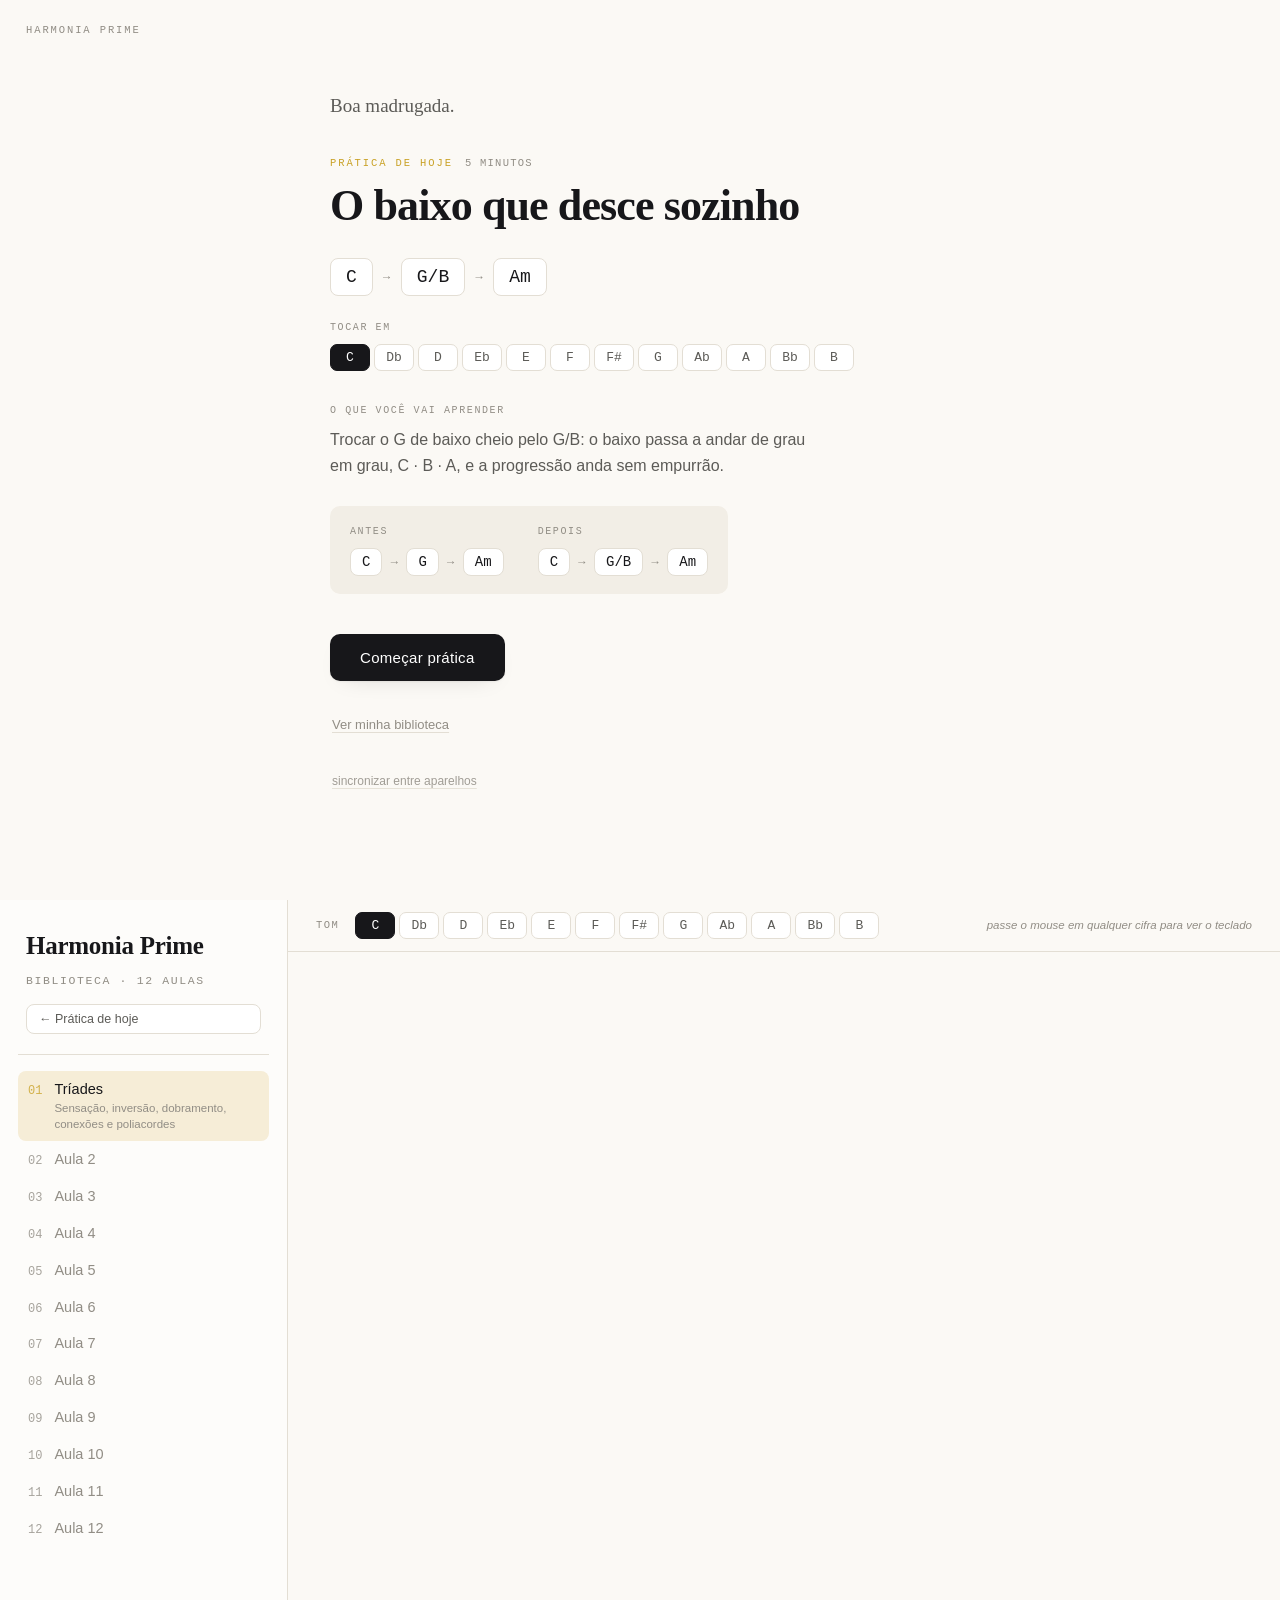
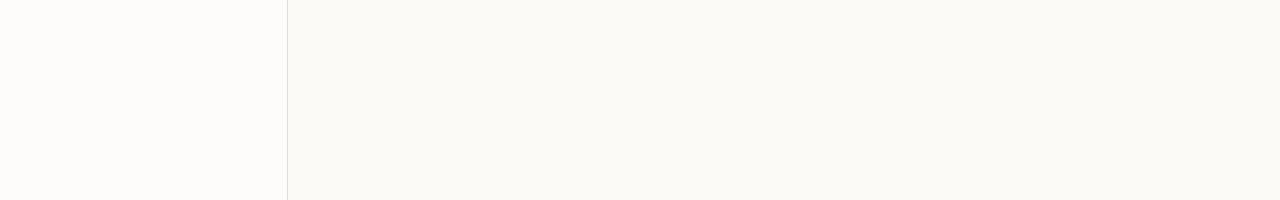
<file: index.html>
<!DOCTYPE html>
<html lang="pt-BR">
<head>
<meta charset="utf-8">
<meta name="viewport" content="width=device-width, initial-scale=1, viewport-fit=cover">
<title>Harmonia Prime · prática de hoje</title>
<meta name="description" content="Treinador de harmonia no teclado: uma microprática de cinco minutos por vez, com a biblioteca de aulas guardada atrás.">
<meta name="theme-color" content="#fbf9f5">
<!-- adicionado à tela de início, abre sem barra de navegador e o Safari
     para de contar os sete dias que apagam o histórico de prática -->
<meta name="mobile-web-app-capable" content="yes">
<meta name="apple-mobile-web-app-capable" content="yes">
<meta name="apple-mobile-web-app-status-bar-style" content="default">
<meta name="apple-mobile-web-app-title" content="Harmonia">
<link rel="apple-touch-icon" href="apple-touch-icon.png">
<link rel="stylesheet" href="css/estilo.css">
<link rel="icon" href="data:image/svg+xml,<svg xmlns='http://www.w3.org/2000/svg' viewBox='0 0 32 32'><rect width='32' height='32' rx='6' fill='%2317171a'/><rect x='7' y='8' width='4' height='16' fill='%23fff'/><rect x='12' y='8' width='4' height='16' fill='%23c9a227'/><rect x='17' y='8' width='4' height='16' fill='%23fff'/><rect x='22' y='8' width='3' height='16' fill='%23c9a227'/></svg>">
</head>
<body>

<!-- ---------- HOJE: uma coisa por vez ---------- -->
<section id="tela-hoje" class="tela-hoje">
  <header class="hoje-marca">
    <span>Harmonia Prime</span>
  </header>
  <main class="hoje-palco" id="hoje-palco"></main>
</section>

<!-- ---------- BIBLIOTECA: tudo o que está guardado ---------- -->
<div id="tela-biblioteca" class="layout" hidden>

  <aside class="lateral" id="lateral">
    <div class="marca">
      <h1>Harmonia Prime</h1>
      <p class="sub">Biblioteca · 12 aulas</p>
      <button class="voltar-hoje" type="button" data-ir="hoje">← Prática de hoje</button>
    </div>
    <nav id="lista-aulas"></nav>
  </aside>

  <div id="fundo-menu"></div>

  <div class="principal">
    <div class="barra-tom">
      <button id="abrir-menu" type="button" aria-label="Abrir menu de aulas">☰</button>
      <button class="voltar-hoje compacto" type="button" data-ir="hoje">← Hoje</button>
      <span class="rotulo">Tom</span>
      <div id="seletor-tom"></div>
      <span class="pista">passe o mouse em qualquer cifra para ver o teclado</span>
    </div>
    <main class="conteudo" id="conteudo"></main>
  </div>

</div>

<script src="js/musica.js"></script>
<script src="js/teclado.js"></script>
<script src="js/cifras.js"></script>
<script src="js/aplicar.js"></script>
<script src="conteudo/aulas.js"></script>
<script src="conteudo/praticas.js"></script>
<script src="js/treinador.js"></script>
<script src="js/config.js"></script>
<script src="js/nuvem.js"></script>
<script src="js/hoje.js"></script>
<script src="js/app.js"></script>
</body>
</html>
</file>
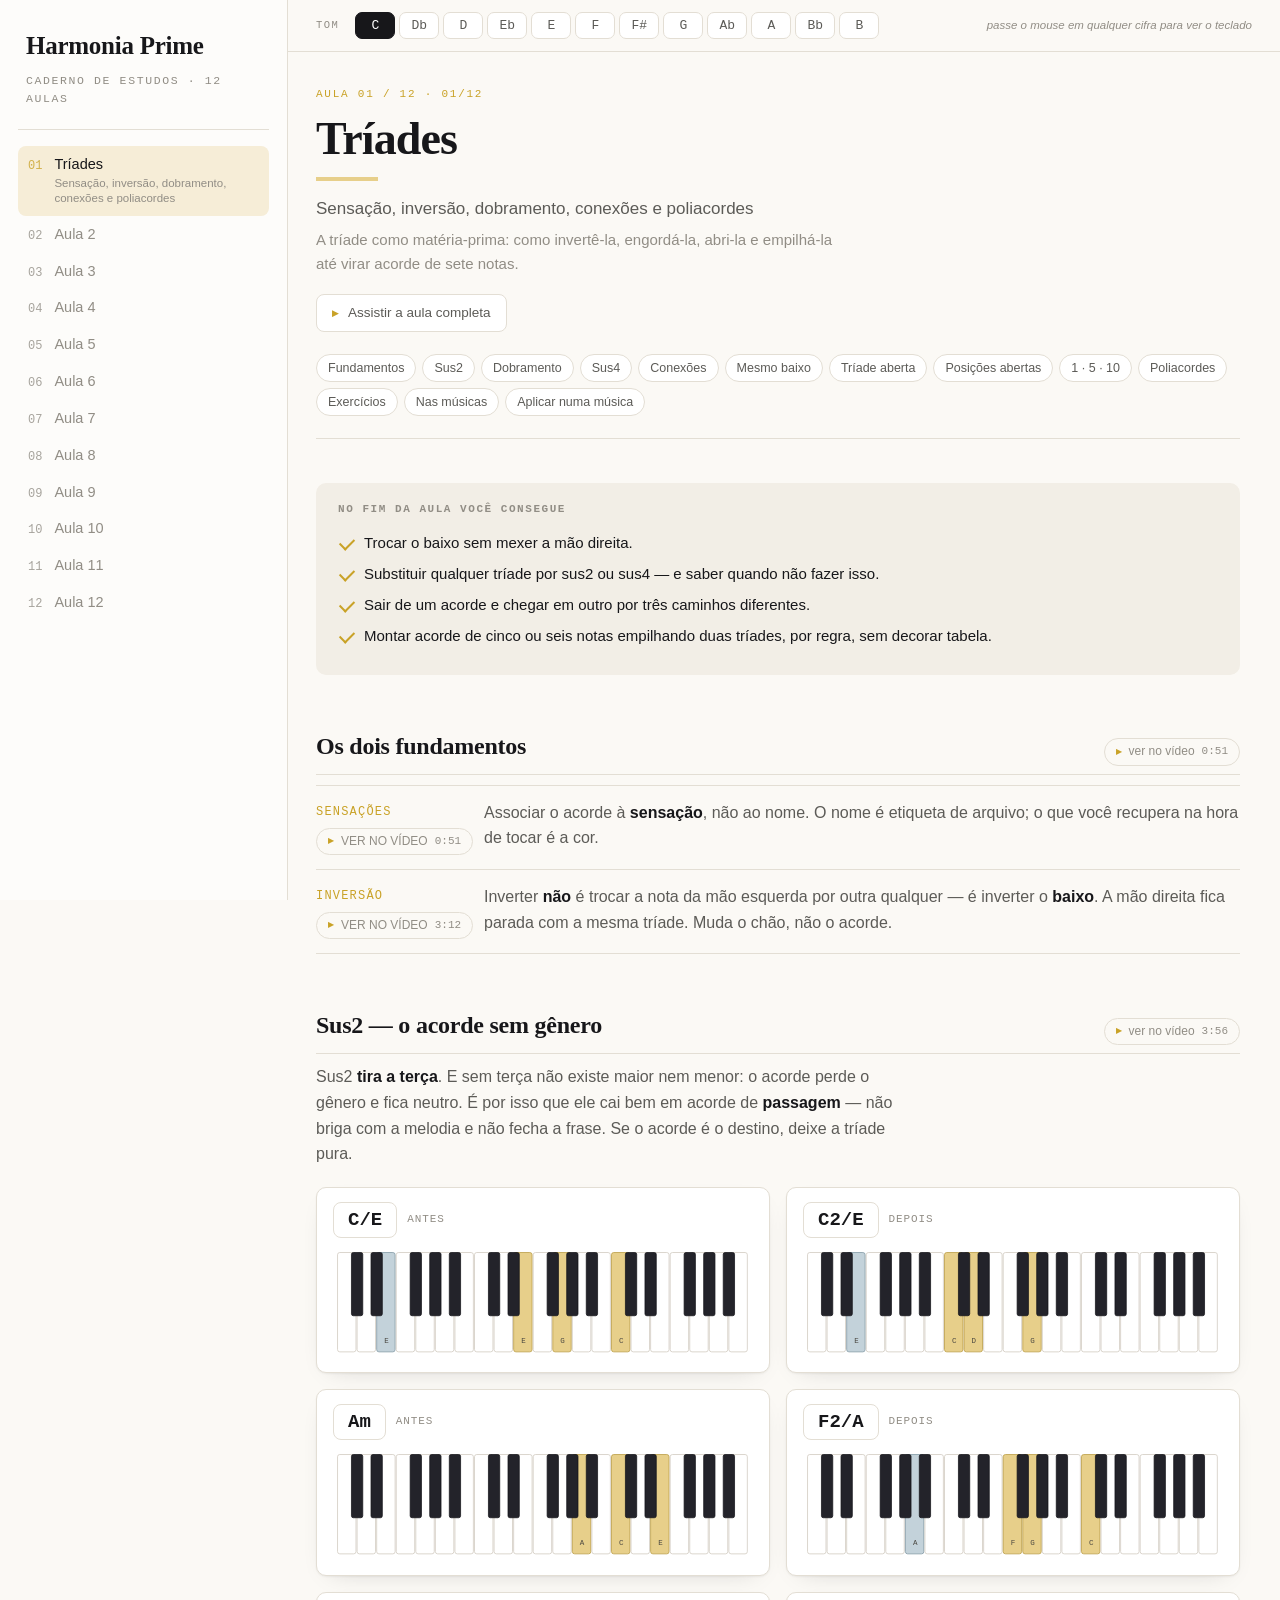
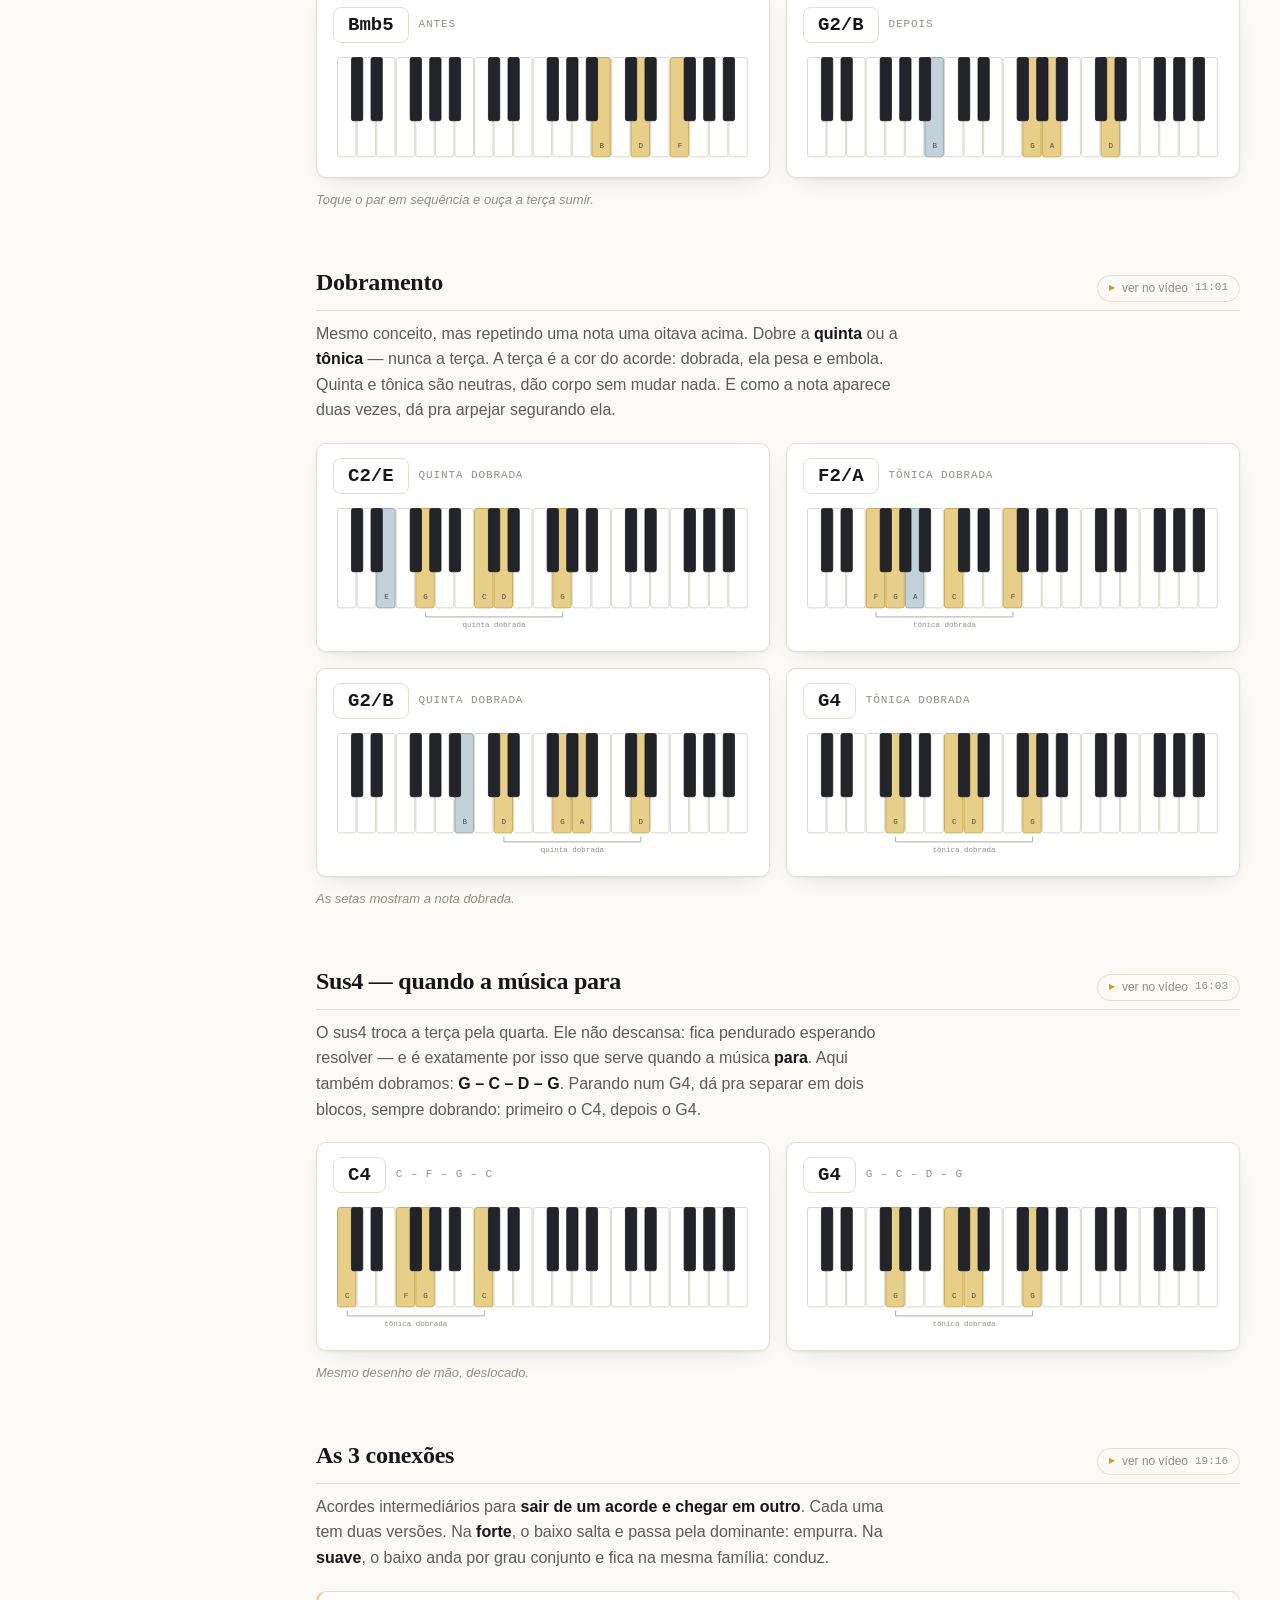
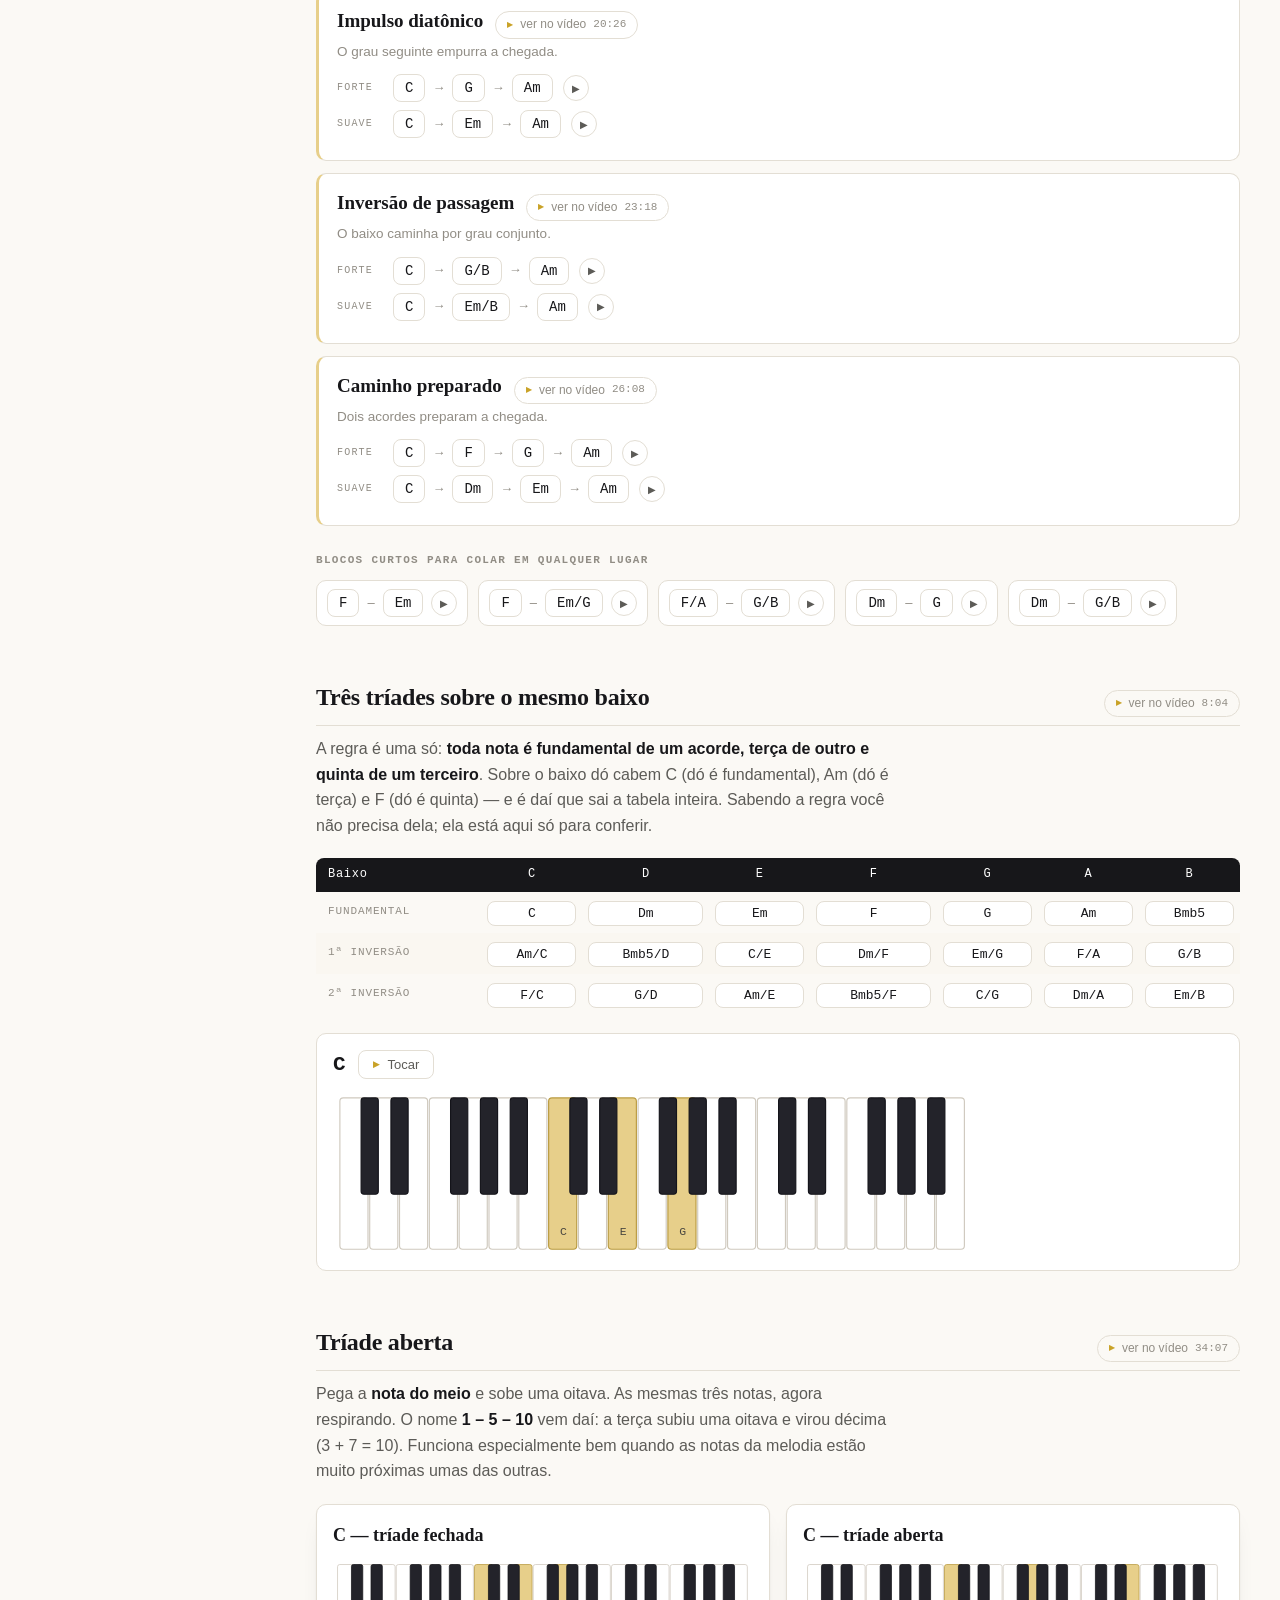
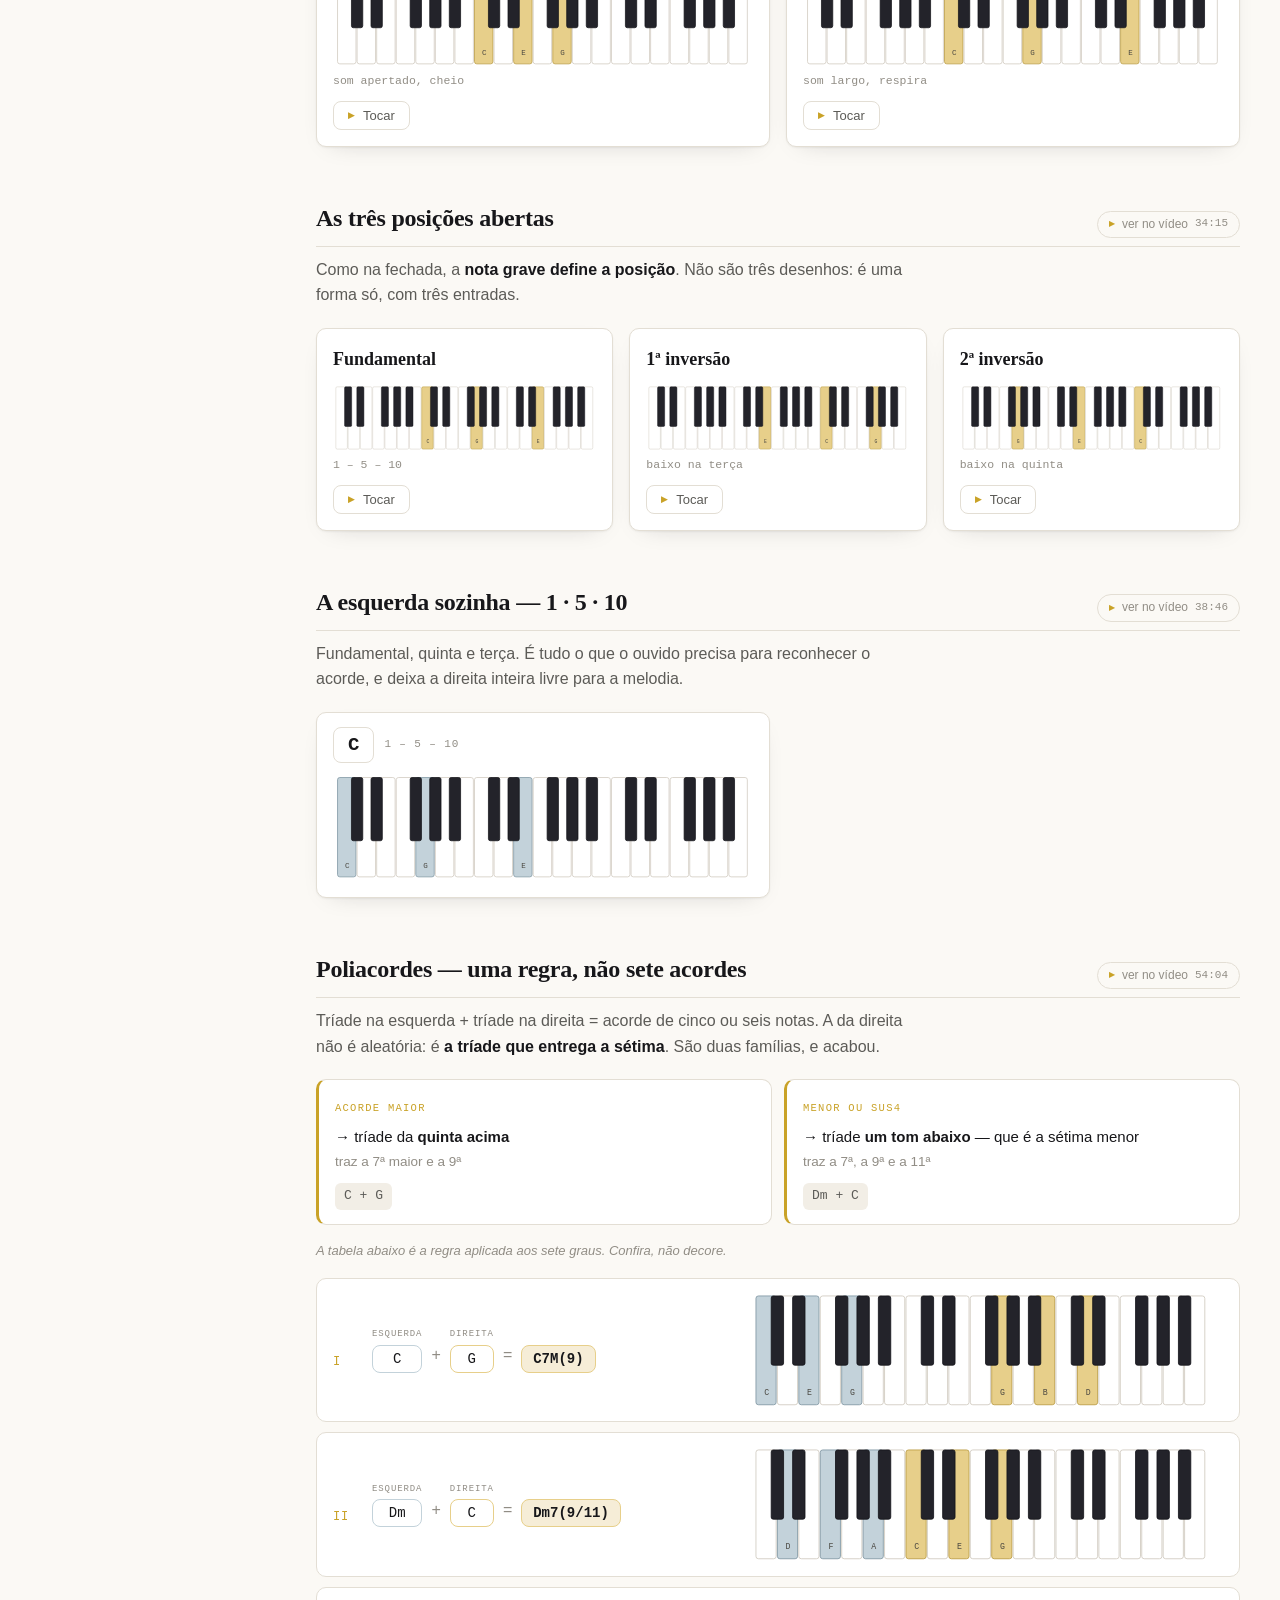
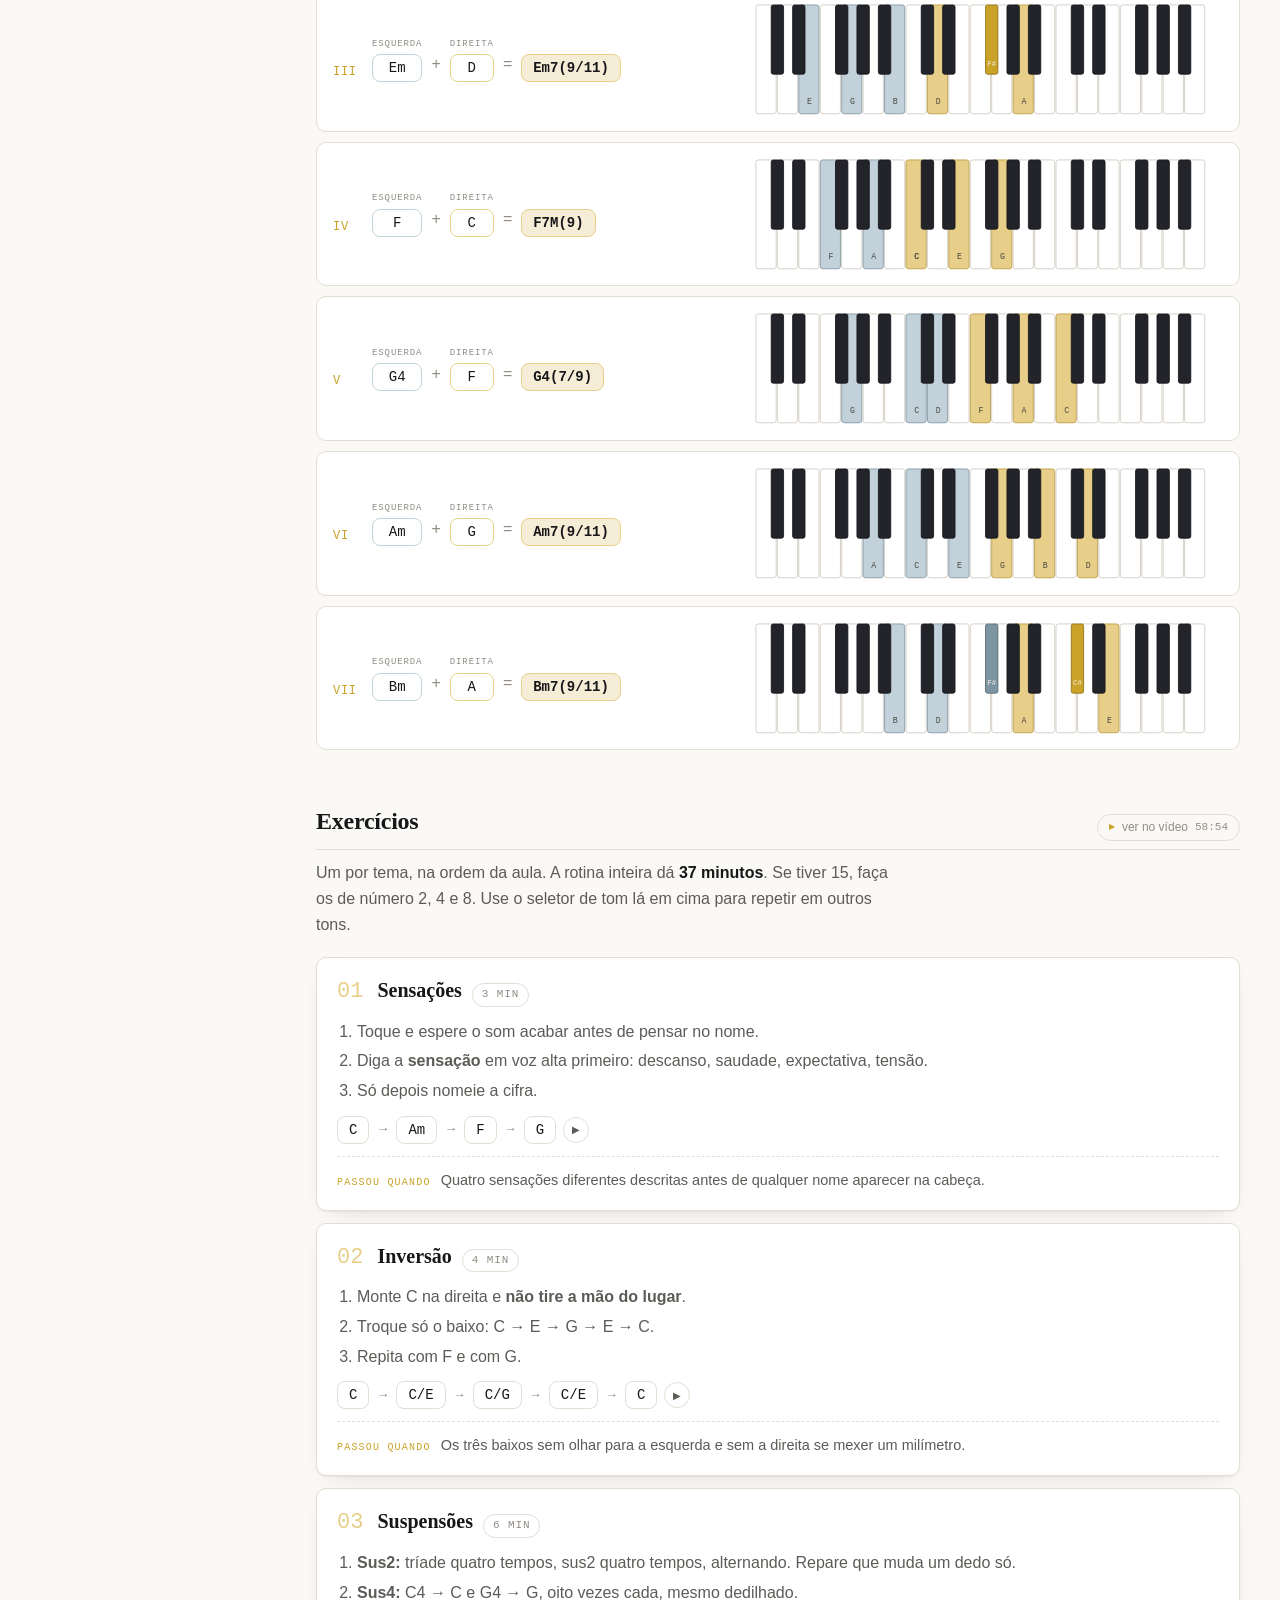
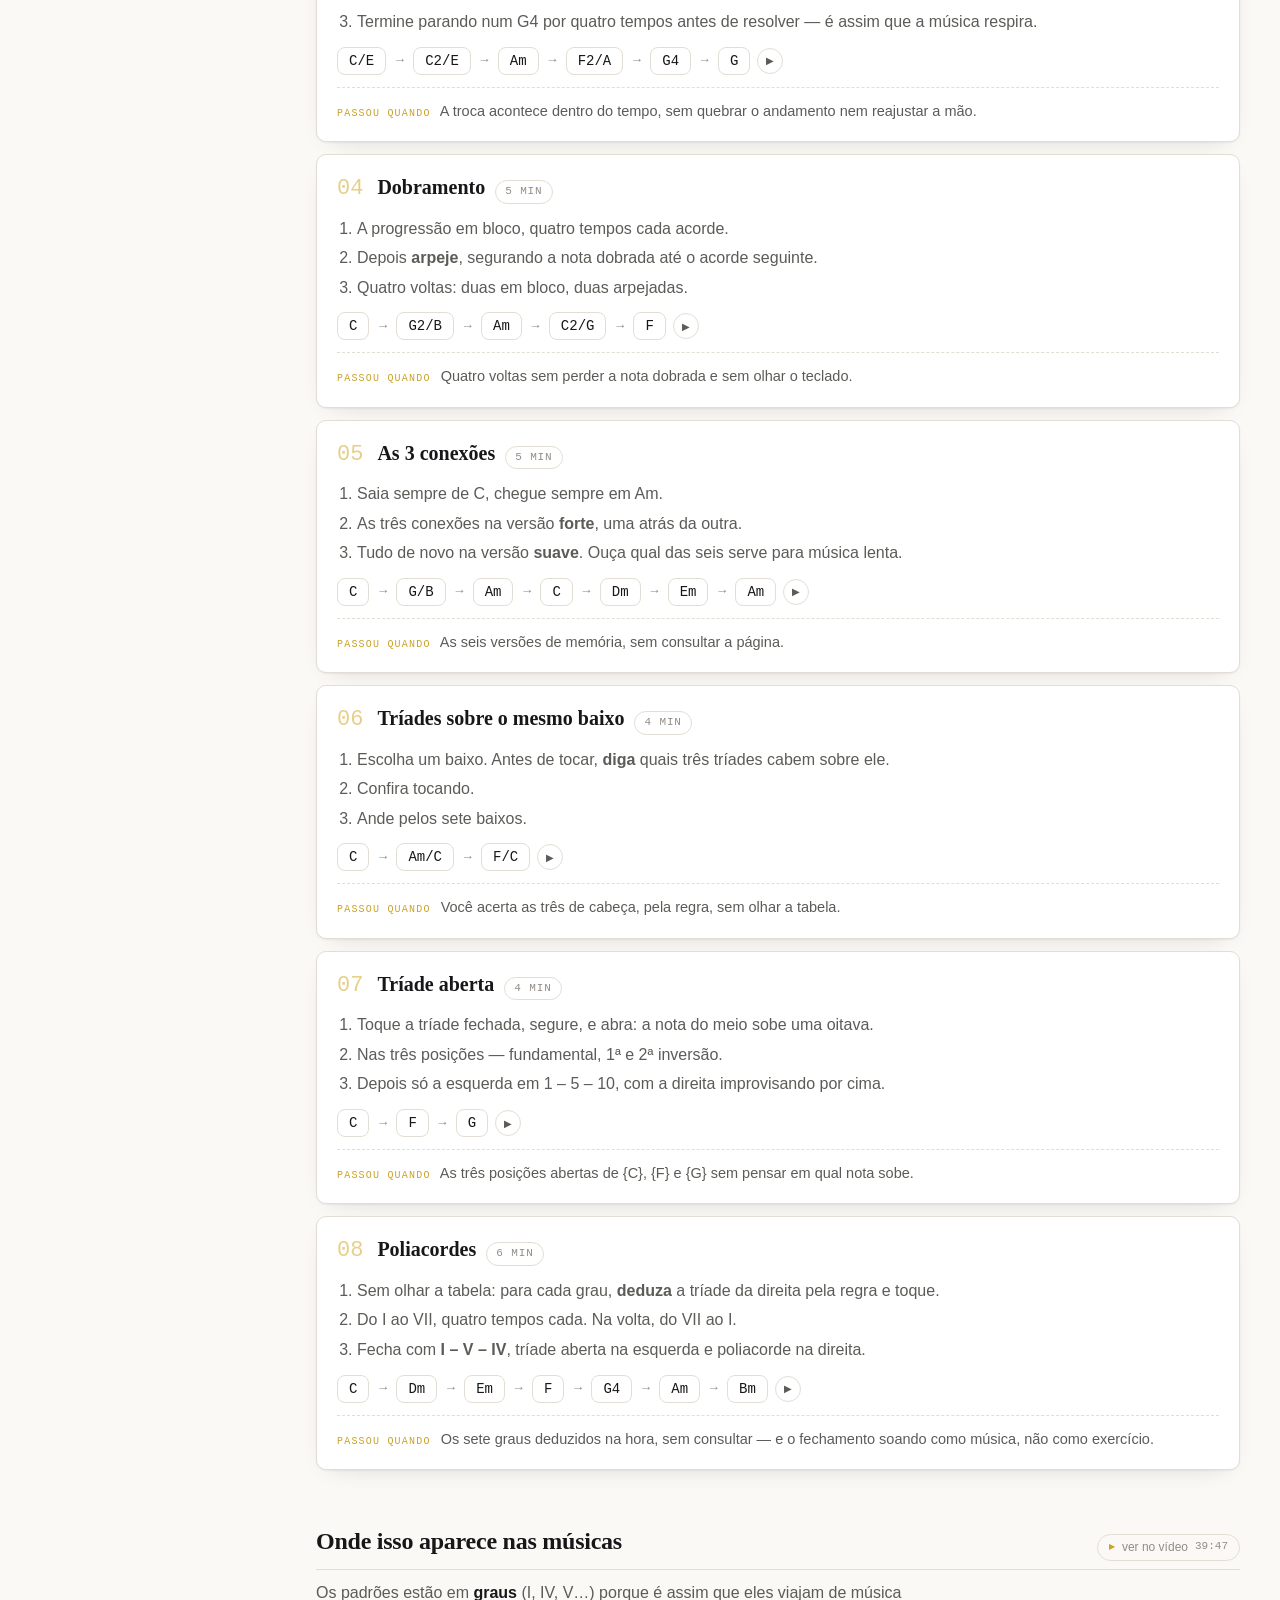
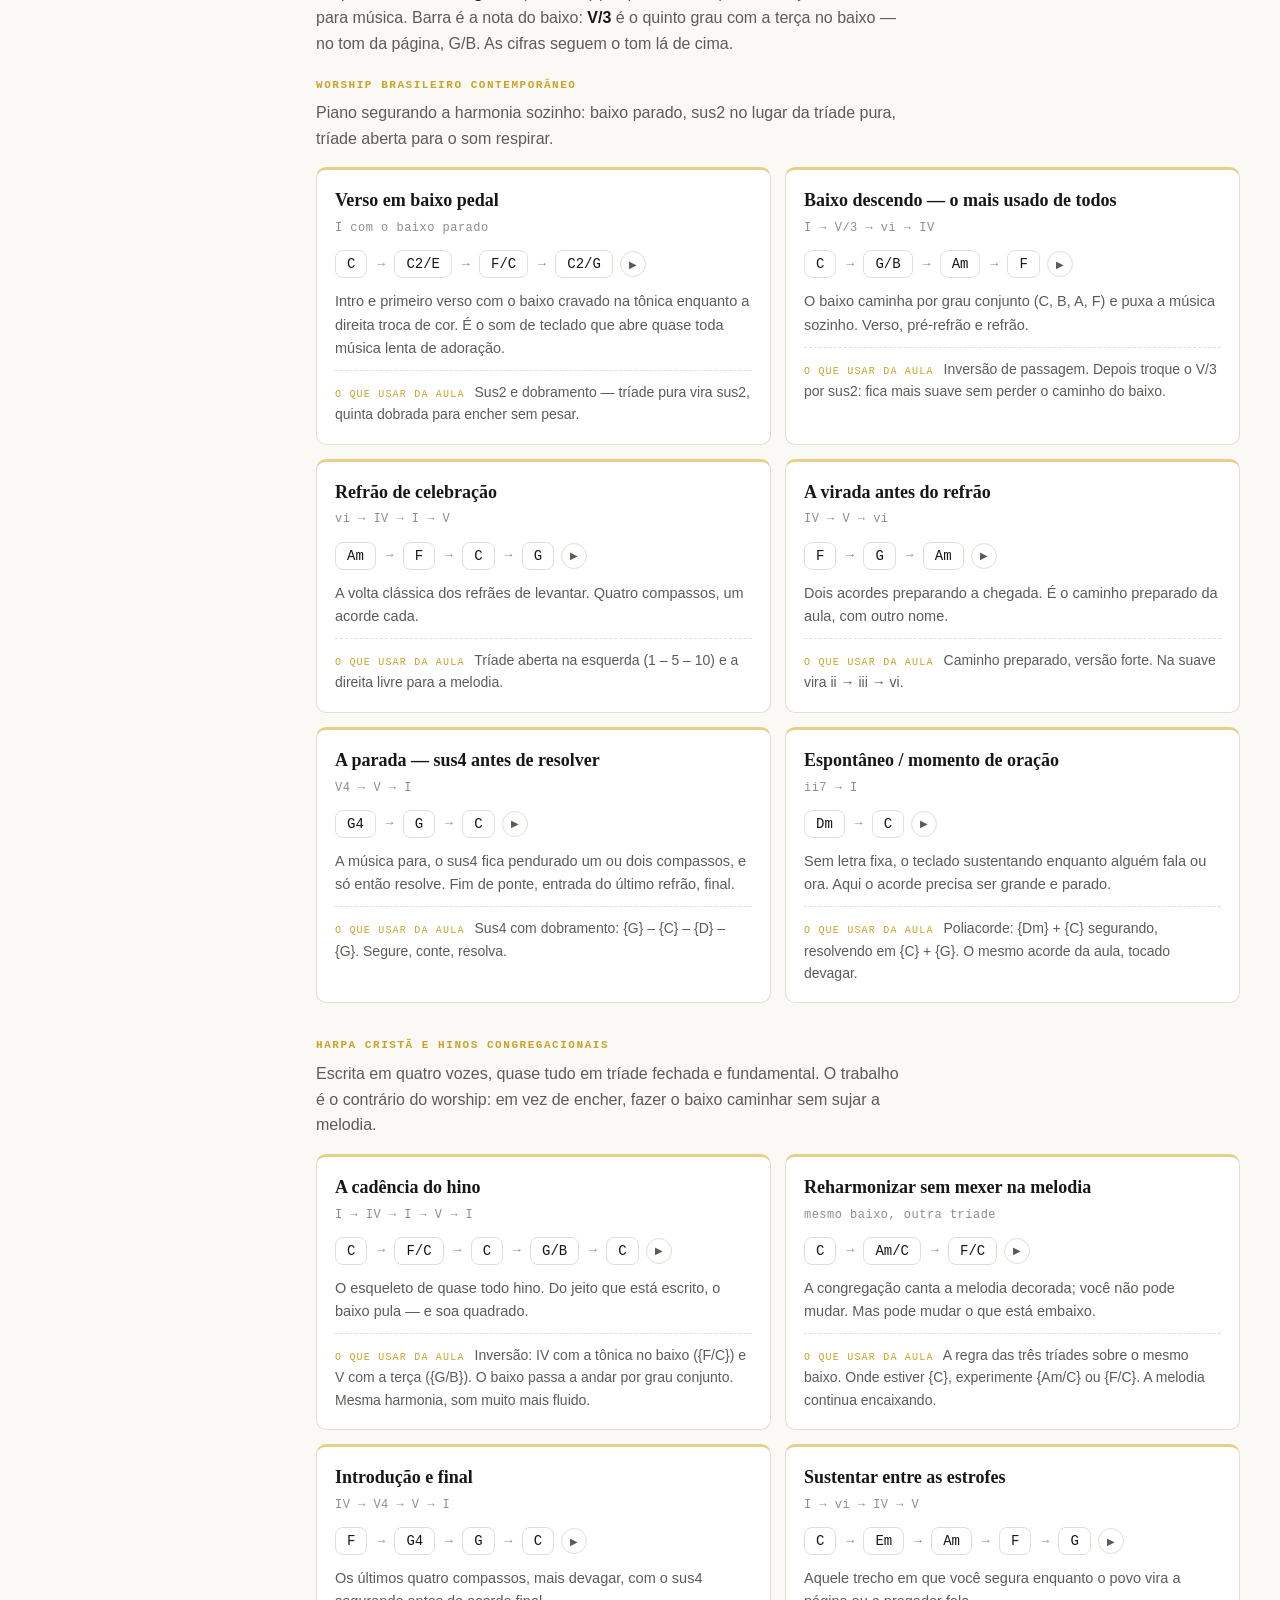
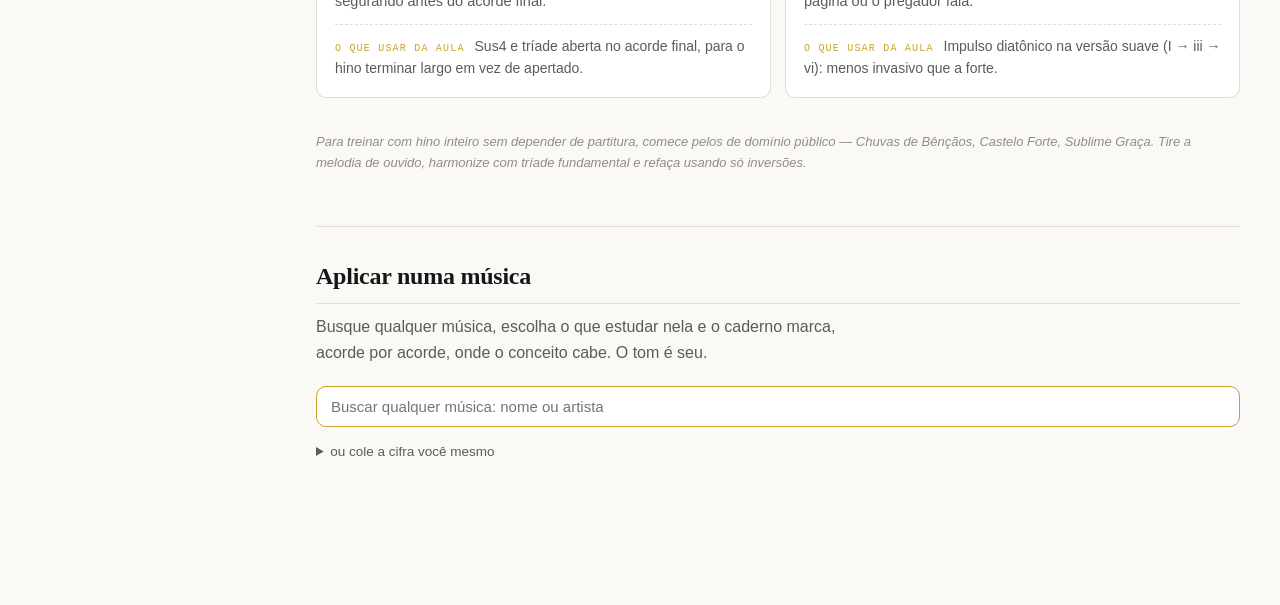
<file: site/index.html>
<!DOCTYPE html>
<html lang="pt-BR">
<head>
<meta charset="utf-8">
<meta name="viewport" content="width=device-width, initial-scale=1, viewport-fit=cover">
<title>Harmonia Prime — caderno de estudos</title>
<meta name="description" content="Caderno interativo de harmonia: anotações das aulas com teclado, som e transposição de tom.">
<meta name="theme-color" content="#fbf9f5">
<link rel="stylesheet" href="css/estilo.css">
<link rel="icon" href="data:image/svg+xml,<svg xmlns='http://www.w3.org/2000/svg' viewBox='0 0 32 32'><rect width='32' height='32' rx='6' fill='%2317171a'/><rect x='7' y='8' width='4' height='16' fill='%23fff'/><rect x='12' y='8' width='4' height='16' fill='%23c9a227'/><rect x='17' y='8' width='4' height='16' fill='%23fff'/><rect x='22' y='8' width='3' height='16' fill='%23c9a227'/></svg>">
</head>
<body>

<div class="layout">

  <aside class="lateral" id="lateral">
    <div class="marca">
      <h1>Harmonia Prime</h1>
      <p class="sub">Caderno de estudos · 12 aulas</p>
    </div>
    <nav id="lista-aulas"></nav>
  </aside>

  <div id="fundo-menu"></div>

  <div class="principal">
    <div class="barra-tom">
      <button id="abrir-menu" type="button" aria-label="Abrir menu de aulas">☰</button>
      <span class="rotulo">Tom</span>
      <div id="seletor-tom"></div>
      <span class="pista">passe o mouse em qualquer cifra para ver o teclado</span>
    </div>
    <main class="conteudo" id="conteudo"></main>
  </div>

</div>

<script src="js/musica.js"></script>
<script src="js/teclado.js"></script>
<script src="js/cifras.js"></script>
<script src="js/aplicar.js"></script>
<script src="conteudo/aulas.js"></script>
<script src="js/app.js"></script>
</body>
</html>
</file>
<file: css/estilo.css>
/* ===========================================================
   Harmonia Prime — estilo
   =========================================================== */

:root {
  --fundo: #fbf9f5;
  --fundo-cartao: #ffffff;
  --fundo-suave: #f2eee6;
  --tinta: #17171a;
  --tinta-suave: #5c5b57;
  --tinta-fraca: #918d85;
  --linha: #e3ded4;
  --ouro: #c9a227;
  --ouro-claro: #e7cf8a;
  --ouro-fundo: #f6edd7;
  --aco: #8fa6b2;
  --aco-claro: #c3d2da;
  --serif: 'Iowan Old Style', 'Palatino Linotype', Palatino, Georgia, 'Times New Roman', serif;
  --sans: -apple-system, BlinkMacSystemFont, 'Segoe UI', Inter, Roboto, Helvetica, Arial, sans-serif;
  --mono: ui-monospace, SFMono-Regular, Menlo, Consolas, monospace;
  --raio: 10px;
  --sombra: 0 1px 2px rgba(23, 23, 26, .05), 0 8px 24px -16px rgba(23, 23, 26, .25);
}

* { box-sizing: border-box; }

html { -webkit-text-size-adjust: 100%; }

body {
  margin: 0;
  background: var(--fundo);
  color: var(--tinta);
  font-family: var(--sans);
  font-size: 16px;
  line-height: 1.6;
  -webkit-font-smoothing: antialiased;
}

button { font-family: inherit; cursor: pointer; }

/* ---------- estrutura ---------- */

.layout { display: flex; min-height: 100vh; }

.lateral {
  width: 288px;
  flex: 0 0 288px;
  border-right: 1px solid var(--linha);
  background: #fdfcfa;
  padding: 26px 18px 40px;
  position: sticky;
  top: 0;
  height: 100vh;
  overflow-y: auto;
}

.marca { padding: 0 8px 20px; border-bottom: 1px solid var(--linha); margin-bottom: 16px; }
.marca h1 {
  font-family: var(--serif);
  font-size: 25px;
  margin: 0;
  letter-spacing: -.01em;
}
.marca .sub {
  font-size: 11.5px;
  text-transform: uppercase;
  letter-spacing: .14em;
  color: var(--tinta-fraca);
  margin: 6px 0 0;
  font-family: var(--mono);
}

.item-aula {
  display: flex;
  gap: 12px;
  align-items: baseline;
  width: 100%;
  text-align: left;
  background: none;
  border: 0;
  border-radius: 8px;
  padding: 9px 10px;
  color: var(--tinta-suave);
  transition: background .12s, color .12s;
}
.item-aula:hover { background: var(--fundo-suave); color: var(--tinta); }
.item-aula.atual { background: var(--ouro-fundo); color: var(--tinta); }
.item-aula.atual .item-num { color: var(--ouro); }
.item-aula.pendente { color: var(--tinta-fraca); }
.item-num { font-family: var(--mono); font-size: 12px; opacity: .8; }
.item-txt { display: flex; flex-direction: column; }
.item-titulo { font-size: 14.5px; line-height: 1.3; }
.item-sub { font-size: 11.5px; color: var(--tinta-fraca); line-height: 1.35; margin-top: 2px; }

.principal { flex: 1; min-width: 0; }

/* ---------- barra de tom ---------- */

.barra-tom {
  position: sticky;
  top: 0;
  z-index: 20;
  background: rgba(251, 249, 245, .93);
  backdrop-filter: blur(8px);
  border-bottom: 1px solid var(--linha);
  padding: 10px 28px;
  display: flex;
  align-items: center;
  gap: 14px;
}
.barra-tom .rotulo {
  font-family: var(--mono);
  font-size: 10.5px;
  letter-spacing: .14em;
  text-transform: uppercase;
  color: var(--tinta-fraca);
  white-space: nowrap;
}
#seletor-tom { display: flex; gap: 4px; overflow-x: auto; scrollbar-width: none; padding: 2px; }
#seletor-tom::-webkit-scrollbar { display: none; }
.tom {
  border: 1px solid var(--linha);
  background: #fff;
  color: var(--tinta-suave);
  border-radius: 7px;
  padding: 5px 10px;
  font-size: 13px;
  font-family: var(--mono);
  min-width: 40px;
  transition: all .12s;
}
.tom:hover { border-color: var(--ouro-claro); color: var(--tinta); }
.tom.atual {
  background: var(--tinta);
  border-color: var(--tinta);
  color: #fff;
}

.barra-tom .pista {
  margin-left: auto;
  font-size: 11.5px;
  color: var(--tinta-fraca);
  white-space: nowrap;
  font-style: italic;
}
@media (max-width: 1180px) { .barra-tom .pista { display: none; } }

#abrir-menu {
  display: none;
  border: 1px solid var(--linha);
  background: #fff;
  border-radius: 8px;
  padding: 6px 10px;
  font-size: 16px;
  line-height: 1;
}

#fundo-menu { display: none; }

/* ---------- conteúdo ---------- */

.conteudo { padding: 34px 28px 100px; max-width: 980px; }

.cabecalho-aula { margin-bottom: 40px; }
.aula-kicker {
  font-family: var(--mono);
  font-size: 11px;
  letter-spacing: .16em;
  text-transform: uppercase;
  color: var(--ouro);
  margin: 0 0 10px;
}
.aula-titulo {
  font-family: var(--serif);
  font-size: clamp(32px, 5vw, 46px);
  line-height: 1.08;
  margin: 0;
  letter-spacing: -.02em;
}
.aula-titulo::after {
  content: '';
  display: block;
  width: 62px;
  height: 4px;
  background: var(--ouro-claro);
  margin-top: 14px;
}
.aula-subtitulo { font-size: 17px; color: var(--tinta-suave); margin: 14px 0 0; }
.aula-resumo { font-size: 15px; color: var(--tinta-fraca); margin: 6px 0 0; max-width: 62ch; }

/* ver no vídeo */
.titulo-bloco { display: flex; align-items: baseline; justify-content: space-between; gap: 16px; flex-wrap: wrap; }
.ver-video {
  font-family: var(--sans);
  font-size: 12px;
  font-weight: 400;
  letter-spacing: 0;
  color: var(--tinta-fraca);
  text-decoration: none;
  border: 1px solid var(--linha);
  border-radius: 999px;
  padding: 3px 11px;
  display: inline-flex;
  align-items: center;
  gap: 7px;
  white-space: nowrap;
  transition: all .12s;
}
.ver-video:hover { border-color: var(--ouro); color: var(--tinta); background: var(--ouro-fundo); }
.ver-video .ico { font-size: 8px; color: var(--ouro); }
.ver-video .tempo { font-family: var(--mono); font-size: 11px; }

.assistir-aula {
  display: inline-flex;
  align-items: center;
  gap: 9px;
  margin-top: 18px;
  font-size: 13.5px;
  color: var(--tinta-suave);
  text-decoration: none;
  border: 1px solid var(--linha);
  background: #fff;
  border-radius: 8px;
  padding: 7px 15px;
  transition: all .12s;
}
.assistir-aula:hover { border-color: var(--ouro); color: var(--tinta); }
.assistir-aula .ico { font-size: 9px; color: var(--ouro); }

/* índice da aula */
.indice {
  display: flex;
  flex-wrap: wrap;
  gap: 6px;
  margin: -18px 0 44px;
  padding-bottom: 22px;
  border-bottom: 1px solid var(--linha);
}
.indice-item {
  font-size: 12.5px;
  color: var(--tinta-suave);
  text-decoration: none;
  border: 1px solid var(--linha);
  border-radius: 999px;
  padding: 3px 11px;
  background: #fff;
  transition: all .12s;
}
.indice-item:hover { border-color: var(--ouro); color: var(--tinta); background: var(--ouro-fundo); }

/* objetivo da aula */
.bloco-objetivo {
  background: var(--fundo-suave);
  border-radius: var(--raio);
  padding: 18px 22px 20px;
  margin-bottom: 44px;
}
.titulo-objetivo {
  font-family: var(--mono);
  font-size: 11px;
  text-transform: uppercase;
  letter-spacing: .14em;
  color: var(--tinta-fraca);
  margin: 0 0 12px;
}
.lista-objetivo { margin: 0; padding: 0; list-style: none; }
.lista-objetivo li {
  position: relative;
  padding-left: 26px;
  margin-bottom: 7px;
  color: var(--tinta);
  font-size: 15px;
}
.lista-objetivo li::before {
  content: '';
  position: absolute;
  left: 2px; top: 7px;
  width: 12px; height: 7px;
  border-left: 2px solid var(--ouro);
  border-bottom: 2px solid var(--ouro);
  transform: rotate(-45deg);
}

/* regras (poliacordes) */
.regras {
  display: grid;
  grid-template-columns: 1fr 1fr;
  gap: 12px;
  margin-bottom: 16px;
}
.regra {
  border: 1px solid var(--linha);
  border-left: 3px solid var(--ouro);
  border-radius: var(--raio);
  background: var(--fundo-cartao);
  padding: 13px 16px 14px;
}
.regra-nome {
  font-family: var(--mono);
  font-size: 10.5px;
  text-transform: uppercase;
  letter-spacing: .12em;
  color: var(--ouro);
}
.regra-corpo { margin: 6px 0 8px; color: var(--tinta); font-size: 15px; }
.regra-resultado { color: var(--tinta-fraca); font-size: 13.5px; }
.regra-exemplo {
  font-family: var(--mono);
  font-size: 13px;
  color: var(--tinta-suave);
  background: var(--fundo-suave);
  border-radius: 6px;
  padding: 3px 9px;
  display: inline-block;
}
.legenda-topo { margin: 0 0 16px; }
.sub-titulo {
  font-family: var(--mono);
  font-size: 11px;
  text-transform: uppercase;
  letter-spacing: .12em;
  color: var(--tinta-fraca);
  margin: 26px 0 10px;
}

@media (max-width: 760px) {
  .regras { grid-template-columns: 1fr; }
}

.bloco { margin: 0 0 52px; scroll-margin-top: 72px; }
.titulo-bloco {
  font-family: var(--serif);
  font-size: 24px;
  margin: 0 0 10px;
  letter-spacing: -.01em;
  padding-bottom: 8px;
  border-bottom: 1px solid var(--linha);
}
.texto-bloco { color: var(--tinta-suave); max-width: 66ch; margin: 0 0 20px; }
.texto-bloco b, .conceito-texto b { color: var(--tinta); font-weight: 600; }
.legenda { font-size: 13px; color: var(--tinta-fraca); font-style: italic; margin-top: 12px; }

/* conceitos (duas colunas, igual ao caderno) */
.conceitos { border-top: 1px solid var(--linha); }
.conceito-linha {
  display: grid;
  grid-template-columns: 150px 1fr;
  gap: 18px;
  padding: 14px 0;
  border-bottom: 1px solid var(--linha);
}
.conceito-termo {
  font-family: var(--mono);
  font-size: 12px;
  text-transform: uppercase;
  letter-spacing: .1em;
  color: var(--ouro);
  padding-top: 3px;
}
.conceito-texto { color: var(--tinta-suave); }

/* ---------- chips de cifra ---------- */

.chip {
  border: 1px solid var(--linha);
  background: #fff;
  border-radius: 8px;
  padding: 5px 11px;
  font-family: var(--mono);
  font-size: 14px;
  color: var(--tinta);
  transition: all .12s;
  white-space: nowrap;
}
.chip:hover { border-color: var(--ouro); background: var(--ouro-fundo); }
.chip.ativo, .chip.atual {
  background: var(--tinta);
  border-color: var(--tinta);
  color: #fff;
}
.chip.grande { font-size: 19px; padding: 6px 14px; font-weight: 600; }
.chip.resultado { background: var(--ouro-fundo); border-color: var(--ouro-claro); font-weight: 600; }
.chip.esq { border-color: var(--aco-claro); }
.chip.dir { border-color: var(--ouro-claro); }

.mini-play {
  border: 1px solid var(--linha);
  background: #fff;
  color: var(--tinta-suave);
  border-radius: 999px;
  width: 26px; height: 26px;
  font-size: 10px;
  display: inline-flex; align-items: center; justify-content: center;
  flex: 0 0 auto;
}
.mini-play:hover { border-color: var(--ouro); color: var(--ouro); }

.btn-tocar {
  border: 1px solid var(--linha);
  background: #fff;
  color: var(--tinta-suave);
  border-radius: 8px;
  padding: 6px 14px;
  font-size: 13px;
  display: inline-flex; align-items: center; gap: 8px;
}
.btn-tocar:hover { border-color: var(--ouro); color: var(--tinta); }
.btn-tocar .ico { font-size: 9px; color: var(--ouro); }

.seta-seq { color: var(--tinta-fraca); font-size: 13px; }

/* ---------- teclado ---------- */

.caixa-teclado { width: 100%; margin: 10px 0 0; }
.teclado { width: 100%; height: auto; display: block; max-width: 640px; }
.tecla.branca { fill: #fff; stroke: #cfc9be; stroke-width: 1; }
.tecla.preta { fill: #23232a; stroke: #14141a; stroke-width: 1; }
.tecla.acesa-dir { fill: var(--ouro-claro); stroke: #b99a3f; }
.tecla.preta.acesa-dir { fill: #c9a227; stroke: #8d7018; }
.tecla.acesa-esq { fill: var(--aco-claro); stroke: #7d95a1; }
.tecla.preta.acesa-esq { fill: #7d95a1; stroke: #55666f; }
.tecla { cursor: pointer; transition: fill .08s; }
.tecla:hover { fill: #f0e6cd; }
.tecla.preta:hover { fill: #4a4a58; }
.tecla.tocando { fill: var(--ouro) !important; }

.rotulo-nota { font-family: var(--mono); font-size: 10px; fill: #4a4740; pointer-events: none; }
.rotulo-nota.em-preta { fill: #f5f2ea; font-size: 9px; }
.seta { stroke: #a9a49a; stroke-width: 1.2; fill: none; }
.rotulo-marcador { font-family: var(--mono); font-size: 10px; fill: var(--tinta-fraca); }

/* ---------- cartões de acorde ---------- */

.grade-acordes {
  display: grid;
  grid-template-columns: repeat(auto-fill, minmax(300px, 1fr));
  gap: 16px;
}
.card-acorde {
  background: var(--fundo-cartao);
  border: 1px solid var(--linha);
  border-radius: var(--raio);
  padding: 14px 16px 16px;
  box-shadow: var(--sombra);
}
.card-topo { display: flex; align-items: center; gap: 10px; flex-wrap: wrap; }
.card-nota {
  font-family: var(--mono);
  font-size: 11px;
  text-transform: uppercase;
  letter-spacing: .08em;
  color: var(--tinta-fraca);
}

/* ---------- sequência ---------- */

.sequencia {
  background: var(--fundo-cartao);
  border: 1px solid var(--linha);
  border-radius: var(--raio);
  padding: 16px;
  box-shadow: var(--sombra);
}
.sequencia-chips { display: flex; align-items: center; gap: 8px; flex-wrap: wrap; }
.sequencia-acoes { margin-top: 12px; }
.sequencia-visor { margin-top: 4px; }

.grade-grupos { display: flex; flex-wrap: wrap; gap: 10px; }
.grupo-curto {
  display: flex; align-items: center; gap: 8px;
  border: 1px solid var(--linha);
  background: var(--fundo-cartao);
  border-radius: var(--raio);
  padding: 8px 10px;
}

/* ---------- conexões ---------- */

.card-conexao {
  background: var(--fundo-cartao);
  border: 1px solid var(--linha);
  border-left: 3px solid var(--ouro-claro);
  border-radius: var(--raio);
  padding: 14px 18px;
  margin-bottom: 12px;
}
.conexao-nome { font-family: var(--serif); font-size: 19px; margin: 0; display: flex; align-items: baseline; gap: 12px; flex-wrap: wrap; }
.conceito-termo .ver-video { margin-top: 6px; display: inline-flex; }
.conexao-desc { color: var(--tinta-fraca); font-size: 13.5px; margin: 2px 0 12px; }
.conexao-linha { display: flex; align-items: center; gap: 10px; flex-wrap: wrap; margin-bottom: 8px; }
.conexao-rotulo {
  font-family: var(--mono);
  font-size: 10px;
  text-transform: uppercase;
  letter-spacing: .12em;
  color: var(--tinta-fraca);
  width: 46px;
  flex: 0 0 46px;
}
.conexao-chips { display: flex; align-items: center; gap: 7px; flex-wrap: wrap; }

/* ---------- tabela ---------- */

.rolagem { overflow-x: auto; -webkit-overflow-scrolling: touch; }
.tabela-baixos { border-collapse: collapse; width: 100%; min-width: 620px; }
.tabela-baixos th, .tabela-baixos td { padding: 7px 6px; text-align: center; }
.tabela-baixos thead th {
  background: var(--tinta);
  color: #fff;
  font-family: var(--mono);
  font-size: 12px;
  font-weight: 500;
  letter-spacing: .06em;
}
.tabela-baixos thead th:first-child { text-align: left; padding-left: 12px; border-top-left-radius: 8px; }
.tabela-baixos thead th:last-child { border-top-right-radius: 8px; }
.tabela-baixos .rotulo-linha {
  text-align: left;
  font-family: var(--mono);
  font-size: 11px;
  text-transform: uppercase;
  letter-spacing: .08em;
  color: var(--tinta-fraca);
  font-weight: 400;
  padding-left: 12px;
  white-space: nowrap;
}
.tabela-baixos tbody tr:nth-child(even) { background: #faf7f1; }
.chip-tabela { font-size: 13px; padding: 4px 8px; width: 100%; }

.tabela-visor {
  margin-top: 18px;
  background: var(--fundo-cartao);
  border: 1px solid var(--linha);
  border-radius: var(--raio);
  padding: 14px 16px;
}
.visor-cabecalho { display: flex; align-items: center; gap: 12px; }
.visor-cifra { font-family: var(--mono); font-size: 21px; font-weight: 600; }

/* ---------- comparação ---------- */

.grade-comparacao { display: grid; grid-template-columns: 1fr 1fr; gap: 16px; }
.grade-comparacao.tres { grid-template-columns: repeat(3, 1fr); }
.card-comparacao {
  background: var(--fundo-cartao);
  border: 1px solid var(--linha);
  border-radius: var(--raio);
  padding: 16px;
  box-shadow: var(--sombra);
}
.comparacao-rotulo { font-family: var(--serif); font-size: 18px; margin: 0 0 4px; }
.comparacao-legenda { font-family: var(--mono); font-size: 11.5px; color: var(--tinta-fraca); margin: 4px 0 10px; }

/* ---------- poliacordes ---------- */

.lista-poli { display: flex; flex-direction: column; gap: 10px; }
.poli-linha {
  display: grid;
  grid-template-columns: minmax(300px, 400px) 1fr;
  gap: 18px;
  align-items: center;
  background: var(--fundo-cartao);
  border: 1px solid var(--linha);
  border-radius: var(--raio);
  padding: 12px 16px;
}
.poli-formula { display: flex; align-items: flex-end; gap: 9px; flex-wrap: wrap; }
.poli-grau {
  font-family: var(--mono);
  font-size: 12px;
  color: var(--ouro);
  width: 30px;
  letter-spacing: .06em;
}
.poli-mao { display: flex; flex-direction: column; gap: 3px; }
.poli-etiqueta {
  font-family: var(--mono);
  font-size: 9px;
  text-transform: uppercase;
  letter-spacing: .1em;
  color: var(--tinta-fraca);
}
.poli-op { color: var(--tinta-fraca); padding-bottom: 5px; }
.poli-linha .caixa-teclado { margin: 0; }
.poli-linha .teclado { max-width: 460px; }

/* ---------- espiada no teclado ---------- */

.espia {
  position: fixed;
  z-index: 60;
  width: min(400px, calc(100vw - 20px));
  background: var(--fundo-cartao);
  border: 1px solid var(--linha);
  border-radius: var(--raio);
  padding: 10px 12px 8px;
  box-shadow: 0 2px 6px rgba(23, 23, 26, .06), 0 18px 40px -14px rgba(23, 23, 26, .35);
  opacity: 0;
  visibility: hidden;
  transform: translateY(4px);
  transition: opacity .13s ease, transform .13s ease, visibility .13s;
  pointer-events: none;
}
.espia.visivel { opacity: 1; visibility: visible; transform: translateY(0); pointer-events: auto; }
.espia::after {
  content: '';
  position: absolute;
  left: 50%;
  bottom: -6px;
  width: 10px; height: 10px;
  margin-left: -5px;
  background: var(--fundo-cartao);
  border-right: 1px solid var(--linha);
  border-bottom: 1px solid var(--linha);
  transform: rotate(45deg);
}
.espia.abaixo::after { bottom: auto; top: -6px; transform: rotate(225deg); }
.espia-cabecalho {
  display: flex;
  align-items: baseline;
  gap: 10px;
  flex-wrap: wrap;
  margin-bottom: 2px;
}
.espia-cifra { font-family: var(--mono); font-size: 16px; font-weight: 600; }
.espia-notas {
  font-family: var(--mono);
  font-size: 10.5px;
  letter-spacing: .06em;
  color: var(--tinta-fraca);
}
.espia .caixa-teclado { margin: 6px 0 0; }
.espia .teclado { max-width: 100%; }

@media (hover: none) {
  .espia { width: min(340px, calc(100vw - 20px)); }
}

/* ---------- exercícios ---------- */

.linha-cifras {
  display: flex;
  align-items: center;
  gap: 7px;
  flex-wrap: wrap;
  margin: 12px 0;
}

.lista-exercicios { display: flex; flex-direction: column; gap: 12px; }
.card-exercicio {
  background: var(--fundo-cartao);
  border: 1px solid var(--linha);
  border-radius: var(--raio);
  padding: 16px 20px 18px;
  box-shadow: var(--sombra);
}
.card-exercicio.atual { border-color: var(--ouro); box-shadow: 0 0 0 3px var(--ouro-fundo); }

/* rotina cronometrada */
.rotina {
  border: 1px solid var(--linha);
  background: var(--fundo-cartao);
  border-radius: var(--raio);
  padding: 14px 16px;
  margin-bottom: 16px;
}
.rotina-acoes { display: flex; align-items: center; gap: 12px; flex-wrap: wrap; }
.rotina-registro { font-size: 12px; color: var(--tinta-fraca); font-family: var(--mono); }
.rotina-painel { display: flex; align-items: center; gap: 12px; flex-wrap: wrap; }
.rotina-painel:not(:empty) {
  margin-top: 12px;
  border-top: 1px dashed var(--linha);
  padding-top: 12px;
}
.rotina-nome { font-family: var(--serif); font-size: 15px; }
.rotina-tempo { font-family: var(--mono); font-size: 21px; min-width: 54px; }
.rotina-botao {
  font-size: 12.5px;
  color: var(--tinta-suave);
  background: none;
  border: 1px solid var(--linha);
  border-radius: 999px;
  padding: 3px 12px;
  transition: all .12s;
}
.rotina-botao:hover { border-color: var(--ouro); color: var(--tinta); }
.rotina-fim { margin: 0; font-size: 13.5px; color: var(--tinta-suave); }
.exercicio-topo { display: flex; align-items: baseline; gap: 14px; }
.exercicio-n {
  font-family: var(--mono);
  font-size: 22px;
  color: var(--ouro-claro);
  line-height: 1;
  flex: 0 0 auto;
}
.exercicio-tit { display: flex; align-items: baseline; gap: 10px; flex-wrap: wrap; }
.exercicio-tema { font-family: var(--serif); font-size: 20px; margin: 0; }
.exercicio-tempo {
  font-family: var(--mono);
  font-size: 11px;
  letter-spacing: .08em;
  text-transform: uppercase;
  color: var(--tinta-fraca);
  border: 1px solid var(--linha);
  border-radius: 999px;
  padding: 2px 9px;
}
.exercicio-passos {
  margin: 12px 0 0;
  padding-left: 20px;
  color: var(--tinta-suave);
}
.exercicio-passos li { margin-bottom: 4px; }
.exercicio-criterio {
  margin: 12px 0 0;
  padding-top: 12px;
  border-top: 1px dashed var(--linha);
  color: var(--tinta-suave);
  font-size: 14.5px;
}
.criterio-rotulo {
  font-family: var(--mono);
  font-size: 10px;
  text-transform: uppercase;
  letter-spacing: .12em;
  color: var(--ouro);
  margin-right: 6px;
}

/* ---------- repertório ---------- */

.repertorio-grupo { margin-bottom: 34px; }
.repertorio-estilo {
  font-family: var(--mono);
  font-size: 11px;
  text-transform: uppercase;
  letter-spacing: .14em;
  color: var(--ouro);
  margin: 0 0 6px;
}
.repertorio-nota { color: var(--tinta-suave); margin: 0 0 16px; max-width: 66ch; }
.grade-padroes {
  display: grid;
  grid-template-columns: repeat(auto-fill, minmax(340px, 1fr));
  gap: 14px;
}
.card-padrao {
  background: var(--fundo-cartao);
  border: 1px solid var(--linha);
  border-top: 3px solid var(--ouro-claro);
  border-radius: var(--raio);
  padding: 16px 18px 18px;
}
.padrao-nome { font-family: var(--serif); font-size: 18px; margin: 0; }
.padrao-graus {
  font-family: var(--mono);
  font-size: 12px;
  color: var(--tinta-fraca);
  letter-spacing: .04em;
  margin: 4px 0 0;
}
.padrao-contexto { color: var(--tinta-suave); font-size: 14.5px; margin: 0 0 10px; }
.padrao-aplicar {
  margin: 0;
  padding-top: 10px;
  border-top: 1px dashed var(--linha);
  font-size: 14px;
  color: var(--tinta-suave);
}
.aplicar-rotulo {
  font-family: var(--mono);
  font-size: 10px;
  text-transform: uppercase;
  letter-spacing: .12em;
  color: var(--ouro);
  margin-right: 6px;
}

/* ---------- dica / vazio ---------- */

.bloco-dica {
  background: var(--ouro-fundo);
  border-left: 3px solid var(--ouro);
  border-radius: var(--raio);
  padding: 16px 20px;
}
.bloco-dica p { margin: 0 0 6px; color: #5a4a1e; }
.titulo-dica {
  font-family: var(--mono);
  font-size: 11px;
  text-transform: uppercase;
  letter-spacing: .14em;
  color: var(--ouro);
  margin: 0 0 8px;
}

.vazio {
  border: 1px dashed var(--linha);
  border-radius: var(--raio);
  padding: 28px;
  color: var(--tinta-suave);
  background: #fdfcfa;
}
.vazio p { margin: 0 0 8px; max-width: 60ch; }

/* ---------- aplicar numa música ---------- */

.bloco-musica { border-top: 1px solid var(--linha); padding-top: 30px; }
.musica-topo .texto-bloco { max-width: 62ch; }

/* busca */
.musica-campo {
  width: 100%;
  font-family: var(--sans);
  font-size: 15px;
  color: var(--tinta);
  background: var(--fundo-cartao);
  border: 1px solid var(--linha);
  border-radius: var(--raio);
  padding: 11px 14px;
  transition: border-color .12s;
}
.musica-campo:focus { outline: none; border-color: var(--ouro); }
.musica-estado { margin: 8px 2px 0; font-size: 13px; color: var(--tinta-fraca); }
.musica-estado a { color: var(--tinta-suave); }

.musica-achados {
  display: flex;
  flex-direction: column;
  margin-top: 8px;
  border: 1px solid var(--linha);
  border-radius: var(--raio);
  overflow: hidden;
  background: var(--fundo-cartao);
}
.musica-achados:empty { display: none; }
.musica-achado {
  display: flex;
  align-items: baseline;
  gap: 10px;
  text-align: left;
  padding: 9px 14px;
  border: 0;
  border-bottom: 1px solid var(--linha);
  background: none;
  transition: background .1s;
}
.musica-achado:last-child { border-bottom: 0; }
.musica-achado:hover { background: var(--ouro-fundo); }
.achado-titulo { font-size: 14.5px; color: var(--tinta); }
.achado-artista { font-size: 12.5px; color: var(--tinta-fraca); }

.musica-colar { margin-top: 14px; font-size: 13.5px; }
.musica-colar summary { cursor: pointer; color: var(--tinta-suave); }
.musica-colar summary:hover { color: var(--ouro); }
.colar-dica { margin: 10px 0 8px; color: var(--tinta-fraca); font-size: 13px; }
.colar-campo {
  width: 100%;
  font-family: var(--mono);
  font-size: 12.5px;
  line-height: 1.5;
  color: var(--tinta);
  border: 1px solid var(--linha);
  border-radius: var(--raio);
  padding: 10px 12px;
  background: var(--fundo-cartao);
  resize: vertical;
}
.colar-campo:focus { outline: none; border-color: var(--ouro); }
.musica-colar .btn-tocar { margin-top: 10px; }
.colar-erro { margin: 9px 0 0; font-size: 13px; color: #9a3b2a; }
.colar-erro:empty { display: none; }

/* cabeçalho da música escolhida */
.musica-cabecalho { margin-bottom: 20px; }
.musica-id { display: flex; align-items: baseline; gap: 10px; flex-wrap: wrap; }
.musica-nome { font-family: var(--serif); font-size: 22px; margin: 0; }
.musica-artista { font-size: 13.5px; color: var(--tinta-fraca); }

.musica-acoes { display: flex; gap: 14px; margin-top: 6px; }
.musica-trocar, .musica-fonte {
  font-size: 12.5px;
  color: var(--tinta-fraca);
  background: none;
  border: 0;
  padding: 0;
  text-decoration: underline;
  text-underline-offset: 3px;
}
.musica-trocar:hover, .musica-fonte:hover { color: var(--ouro); }

.musica-rotulo {
  font-family: var(--mono);
  font-size: 10.5px;
  text-transform: uppercase;
  letter-spacing: .14em;
  color: var(--tinta-fraca);
}
.musica-tons { display: flex; align-items: center; gap: 10px; flex-wrap: wrap; margin-top: 16px; }
.musica-seletor { display: flex; gap: 4px; flex-wrap: wrap; }
.musica-original { font-size: 12px; color: var(--tinta-fraca); font-family: var(--mono); }

/* treino: andamento, loop e modo pergunta */
.musica-treino { display: flex; align-items: center; gap: 10px; flex-wrap: wrap; margin-top: 12px; }
.treino-bpm {
  display: inline-flex;
  align-items: center;
  gap: 2px;
  border: 1px solid var(--linha);
  border-radius: 999px;
  background: var(--fundo-cartao);
  padding: 2px 4px;
}
.treino-passo {
  width: 24px;
  height: 24px;
  border: 0;
  background: none;
  color: var(--tinta-suave);
  font-size: 14px;
  line-height: 1;
  border-radius: 50%;
  padding: 0;
}
.treino-passo:hover { background: var(--ouro-fundo); color: var(--tinta); }
.treino-visor { font-family: var(--mono); font-size: 12px; min-width: 52px; text-align: center; }
.treino-toggle {
  font-size: 12.5px;
  color: var(--tinta-suave);
  background: var(--fundo-cartao);
  border: 1px solid var(--linha);
  border-radius: 999px;
  padding: 4px 12px;
  transition: all .12s;
}
.treino-toggle:hover { border-color: var(--ouro); color: var(--tinta); }
.treino-toggle.ativo { background: var(--tinta); border-color: var(--tinta); color: #fff; }

/* escolha do conceito */
.conceito-escolha { margin-bottom: 18px; }
.conceito-chips { display: flex; flex-wrap: wrap; gap: 6px; margin-top: 8px; }
.conceito-chip {
  display: inline-flex;
  align-items: center;
  gap: 7px;
  font-size: 13px;
  color: var(--tinta-suave);
  background: var(--fundo-cartao);
  border: 1px solid var(--linha);
  border-radius: 999px;
  padding: 5px 13px;
  transition: all .12s;
}
.conceito-chip:hover { border-color: var(--ouro); color: var(--tinta); }
.conceito-chip.ativo { background: var(--tinta); border-color: var(--tinta); color: #fff; }
.conceito-chip.vazio { opacity: .45; }
.conceito-n {
  font-family: var(--mono);
  font-size: 10.5px;
  color: var(--ouro);
  background: var(--ouro-fundo);
  border-radius: 999px;
  padding: 1px 6px;
}
.conceito-chip.ativo .conceito-n { background: rgba(255, 255, 255, .16); color: var(--ouro-claro); }

/* resumo do conceito ativo */
.conceito-resumo {
  border: 1px solid var(--ouro-claro);
  background: var(--ouro-fundo);
  border-radius: var(--raio);
  padding: 15px 18px;
  margin-bottom: 20px;
}
.resumo-topo { display: flex; align-items: center; gap: 12px; flex-wrap: wrap; }
.resumo-nome { font-family: var(--serif); font-size: 17px; margin: 0; }
.resumo-texto { margin: 5px 0 0; font-size: 14px; color: #5a4a1e; }
.resumo-vazio { margin: 10px 0 0; font-size: 13.5px; color: #5a4a1e; }
.resumo-nota { margin: 6px 0 0; font-size: 12px; color: #8a6d10; }
.resumo-lista { list-style: none; margin: 13px 0 0; padding: 0; display: grid; gap: 8px; }
.resumo-lista li {
  display: grid;
  grid-template-columns: auto 1fr auto auto;
  gap: 11px;
  align-items: baseline;
  font-size: 13.5px;
  color: #5a4a1e;
}
.resumo-ouvir {
  font-family: var(--sans);
  font-size: 11.5px;
  white-space: nowrap;
  color: var(--tinta-suave);
  background: #fff;
  border: 1px solid var(--ouro-claro);
  border-radius: 999px;
  padding: 2px 10px;
  transition: all .12s;
}
.resumo-ouvir:hover { color: var(--tinta); border-color: var(--ouro); }
.resumo-ouvir.tocando { background: var(--tinta); border-color: var(--tinta); color: #fff; }
.resumo-onde {
  font-family: var(--mono);
  font-size: 12.5px;
  color: var(--tinta);
  background: #fff;
  border: 1px solid var(--ouro-claro);
  border-radius: 5px;
  padding: 1px 7px;
  white-space: nowrap;
}
.resumo-como { display: flex; align-items: baseline; gap: 12px; flex-wrap: wrap; }
.resumo-sug { font-family: var(--mono); font-size: 12.5px; color: var(--tinta); white-space: nowrap; }
.resumo-vezes { font-family: var(--mono); font-size: 11px; color: var(--ouro); }

/* a cifra desenhada */
.cifra-mapa {
  font-family: var(--mono);
  font-size: 13px;
  line-height: 1.45;
  overflow-x: auto;
  padding-bottom: 6px;
}
.cifra-secao { margin-bottom: 22px; min-width: max-content; }
.cifra-secao-topo { display: flex; align-items: center; gap: 9px; margin-bottom: 6px; }
.cifra-secao-nome {
  font-family: var(--mono);
  font-size: 10.5px;
  text-transform: uppercase;
  letter-spacing: .14em;
  color: var(--ouro);
}
.cifra-linha { position: relative; }
.cifra-espaco { height: 11px; }

.cifra-acordes { position: relative; height: 21px; }
.cifra-acordes.com-sugestao { height: 38px; }
.cifra-pos { position: absolute; top: 0; white-space: nowrap; transform: translateX(-4px); }

.cifra-chip {
  font-family: var(--mono);
  font-size: 13px;
  font-weight: 600;
  color: var(--tinta);
  background: none;
  border: 0;
  border-bottom: 1px solid transparent;
  padding: 0 4px;
  border-radius: 3px;
}
.cifra-chip:hover { background: var(--fundo-suave); }
.cifra-pos.marcado .cifra-chip {
  color: #8a6d10;
  background: var(--ouro-fundo);
  border-bottom-color: var(--ouro);
}
/* ocorrência seguinte da mesma receita: marca sem repetir o texto */
.cifra-pos.repetido .cifra-chip { background: none; border-bottom-style: dotted; }

/* play-along: o acorde da vez acende */
.cifra-chip.tocando { background: var(--ouro); color: #fff; }
.mini-play.tocando { background: var(--tinta); color: #fff; border-color: var(--tinta); }

/* modo pergunta: o grau no lugar da cifra até o clique */
.cifra-chip.pergunta {
  color: #5c7482;
  background: var(--fundo-suave);
  border-bottom: 1px dashed var(--aco);
}
.cifra-chip.pergunta:hover { background: var(--aco-claro); color: var(--tinta); }
.cifra-sugestao {
  display: block;
  font-size: 10.5px;
  line-height: 1.2;
  color: var(--ouro);
  padding-left: 4px;
  margin-top: 1px;
  white-space: nowrap;
  pointer-events: none;      /* nunca rouba o clique da cifra */
}
.cifra-letra { white-space: pre; color: var(--tinta-suave); }

/* ---------- vídeo em pop-up ---------- */

.video-fundo {
  position: fixed;
  inset: 0;
  z-index: 90;
  display: flex;
  align-items: center;
  justify-content: center;
  padding: 20px;
  background: rgba(23, 23, 26, .62);
  -webkit-backdrop-filter: blur(3px);
  backdrop-filter: blur(3px);
  opacity: 0;
  visibility: hidden;
  transition: opacity .16s ease, visibility .16s;
}
.video-fundo.visivel { opacity: 1; visibility: visible; }

.video-caixa {
  /* nunca mais alto que a janela: a largura respeita o 16:9 mais a barra */
  width: min(980px, 100%, calc((100vh - 140px) * 1.7778));
  background: var(--fundo-cartao);
  border-radius: var(--raio);
  overflow: hidden;
  box-shadow: 0 30px 70px -20px rgba(23, 23, 26, .6);
  transform: translateY(10px) scale(.985);
  transition: transform .16s ease;
}
.video-fundo.visivel .video-caixa { transform: none; }

.video-barra {
  display: flex;
  align-items: center;
  gap: 12px;
  padding: 9px 9px 9px 16px;
  border-bottom: 1px solid var(--linha);
}
.video-titulo {
  flex: 1;
  min-width: 0;
  font-family: var(--serif);
  font-size: 15px;
  color: var(--tinta);
  white-space: nowrap;
  overflow: hidden;
  text-overflow: ellipsis;
}
.video-fechar {
  flex: 0 0 auto;
  width: 30px;
  height: 30px;
  padding: 0;
  border: 1px solid var(--linha);
  border-radius: 8px;
  background: #fff;
  color: var(--tinta-suave);
  font-size: 13px;
  line-height: 1;
  transition: all .12s;
}
.video-fechar:hover { border-color: var(--ouro); color: var(--tinta); background: var(--ouro-fundo); }

.video-moldura {
  position: relative;
  height: 0;
  padding-bottom: 56.25%;
  background: #000;
}
.video-moldura iframe {
  position: absolute;
  inset: 0;
  display: block;
  width: 100%;
  height: 100%;
  border: 0;
}

body.video-aberto { overflow: hidden; }

/* ---------- responsivo ---------- */

@media (max-width: 900px) {
  .grade-comparacao, .grade-comparacao.tres { grid-template-columns: 1fr; }
  .poli-linha { grid-template-columns: 1fr; align-items: start; }
  .conceito-linha { grid-template-columns: 1fr; gap: 4px; }
}

@media (max-width: 760px) {
  .lateral {
    position: fixed;
    z-index: 40;
    left: 0; top: 0;
    transform: translateX(-100%);
    transition: transform .2s ease;
    box-shadow: 0 0 40px rgba(0, 0, 0, .12);
  }
  body.menu-aberto .lateral { transform: translateX(0); }
  body.menu-aberto #fundo-menu {
    display: block;
    position: fixed;
    inset: 0;
    background: rgba(23, 23, 26, .3);
    z-index: 30;
  }
  #abrir-menu { display: block; }
  .conteudo { padding: 22px 16px 90px; }
  .barra-tom { padding: 8px 14px; gap: 10px; }
  .barra-tom .rotulo { display: none; }
  .grade-acordes { grid-template-columns: 1fr; }
  .video-fundo { padding: 0; align-items: flex-end; }
  .video-caixa {
    width: 100%;
    border-radius: var(--raio) var(--raio) 0 0;
    padding-bottom: env(safe-area-inset-bottom);
  }
}

@media print {
  .lateral, .barra-tom { display: none; }
}

/* ===========================================================
   Tela Hoje · uma coisa por vez
   O oposto da biblioteca: nada além da próxima ação.
   =========================================================== */

.tela-hoje {
  min-height: 100vh;
  min-height: 100dvh;
  display: flex;
  flex-direction: column;
  background: var(--fundo);
}
.tela-hoje[hidden] { display: none; }

.hoje-marca {
  padding: 22px 26px 0;
  font-family: var(--mono);
  font-size: 10.5px;
  letter-spacing: .18em;
  text-transform: uppercase;
  color: var(--tinta-fraca);
}

.hoje-palco {
  flex: 1;
  display: flex;
  align-items: center;
  justify-content: center;
  padding: 30px 22px 80px;
}

.hoje-cartao {
  width: 100%;
  max-width: 620px;
  display: flex;
  flex-direction: column;
  align-items: flex-start;
}
.hoje-cartao.centro { align-items: center; text-align: center; }

.hoje-saudacao {
  font-family: var(--serif);
  font-size: 19px;
  color: var(--tinta-suave);
  margin: 0 0 34px;
}

.hoje-etiqueta {
  display: flex;
  align-items: baseline;
  gap: 12px;
  font-family: var(--mono);
  font-size: 10.5px;
  letter-spacing: .18em;
  text-transform: uppercase;
  color: var(--ouro);
  margin: 0 0 10px;
}
.hoje-etiqueta .hoje-tempo {
  color: var(--tinta-fraca);
  letter-spacing: .12em;
}

.hoje-titulo {
  font-family: var(--serif);
  font-size: clamp(30px, 6vw, 44px);
  line-height: 1.1;
  letter-spacing: -.02em;
  margin: 0;
}

.hoje-recado {
  color: var(--tinta-suave);
  font-size: 15px;
  margin: 14px 0 0;
  font-style: italic;
}

.hoje-progressao {
  display: flex;
  align-items: center;
  gap: 8px;
  flex-wrap: wrap;
  margin: 28px 0 0;
}
.hoje-progressao .chip { font-size: 18px; padding: 8px 15px; }

.hoje-rotulo {
  font-family: var(--mono);
  font-size: 10px;
  letter-spacing: .16em;
  text-transform: uppercase;
  color: var(--tinta-fraca);
  display: block;
  margin-bottom: 8px;
}

.hoje-aprende { margin: 32px 0 0; max-width: 56ch; }
.hoje-aprende p { margin: 0; color: var(--tinta-suave); font-size: 16px; }

.hoje-par {
  display: flex;
  gap: 34px;
  flex-wrap: wrap;
  margin: 28px 0 0;
  padding: 18px 20px;
  background: var(--fundo-suave);
  border-radius: var(--raio);
}
.hoje-lado { min-width: 0; }
.pp-tira, .hoje-lado > div {
  display: flex;
  align-items: center;
  gap: 6px;
  flex-wrap: wrap;
}
.pp-seta { color: var(--tinta-fraca); font-size: 12px; }

.hoje-seletor-tom { margin: 24px 0 0; }
.hoje-tons { display: flex; gap: 4px; flex-wrap: wrap; }

.hoje-comecar {
  margin: 40px 0 0;
  background: var(--tinta);
  color: #fff;
  border: 0;
  border-radius: 10px;
  padding: 15px 30px;
  font-size: 15px;
  letter-spacing: .02em;
  box-shadow: var(--sombra);
  transition: transform .12s, background .12s;
}
.hoje-comecar:hover { background: #000; transform: translateY(-1px); }
.hoje-comecar:active { transform: translateY(0); }

.hoje-link {
  background: none;
  border: 0;
  color: var(--tinta-fraca);
  font-size: 13px;
  padding: 10px 2px;
  text-decoration: underline;
  text-decoration-color: var(--linha);
  text-underline-offset: 3px;
}
.hoje-link:hover { color: var(--tinta); }
.hoje-link.discreto { font-size: 12px; margin-top: 4px; opacity: .85; }

.hoje-rodape { margin-top: 26px; }

.hoje-nota {
  margin: 34px 0 0;
  font-size: 12.5px;
  color: var(--tinta-fraca);
  border-top: 1px solid var(--linha);
  padding-top: 14px;
  width: 100%;
}
.hoje-cartao.centro .hoje-nota { border-top: 0; padding-top: 0; }

/* ---------- sincronização: rodapé, nunca porta de entrada ---------- */

.hoje-nuvem {
  margin-top: 18px;
  width: 100%;
  display: flex;
  flex-direction: column;
  align-items: flex-start;
  gap: 2px;
}
.hoje-cartao.centro .hoje-nuvem { align-items: center; }

.hoje-nuvem-selo {
  font-size: 12px;
  color: var(--tinta-fraca);
  letter-spacing: .01em;
}
.hoje-nuvem-recado {
  margin: 0 0 10px;
  font-size: 13px;
  color: var(--tinta-suave);
  max-width: 44ch;
}
.hoje-nuvem-botao { min-height: 44px; }
.hoje-nuvem-erro {
  margin: 6px 0 0;
  font-size: 12px;
  color: #9a3b2f;
}

/* ---------- passo a passo ---------- */

.hoje-cartao.pratica { align-items: stretch; }

.pp-topo {
  display: flex;
  align-items: baseline;
  justify-content: space-between;
  gap: 16px;
  border-bottom: 1px solid var(--linha);
  padding-bottom: 12px;
  margin-bottom: 26px;
}
.pp-tit {
  font-family: var(--serif);
  font-size: 16px;
  color: var(--tinta-suave);
}
.pp-sair {
  background: none;
  border: 0;
  color: var(--tinta-fraca);
  font-size: 12px;
  padding: 4px;
}
.pp-sair:hover { color: var(--tinta); }

.pp-contador {
  font-family: var(--mono);
  font-size: 10.5px;
  letter-spacing: .18em;
  text-transform: uppercase;
  color: var(--ouro);
  margin: 0 0 10px;
}

.pp-texto {
  font-family: var(--serif);
  font-size: clamp(22px, 4.4vw, 30px);
  line-height: 1.22;
  letter-spacing: -.015em;
  margin: 0 0 8px;
  font-weight: 400;
}

.pp-painel { margin: 22px 0 0; }
.pp-rotulo {
  font-family: var(--mono);
  font-size: 10px;
  letter-spacing: .16em;
  text-transform: uppercase;
  color: var(--tinta-fraca);
  display: block;
  margin-bottom: 6px;
}
.pp-painel .linha-cifras { margin: 0 0 10px; }
.pp-painel .pp-rotulo { margin-top: 8px; }
.pp-painel .chip { font-size: 16px; padding: 7px 13px; }
.pp-visor {
  margin-top: 10px;
  background: var(--fundo-cartao);
  border: 1px solid var(--linha);
  border-radius: var(--raio);
  padding: 10px;
}
.pp-visor .caixa-teclado { margin: 0; }
.pp-visor .teclado { max-width: 100%; }
.pp-visor .rotulo-nota { font-size: 11px; }

.chip.oculto { position: relative; }
.chip.oculto .chip-cifra { opacity: 0; }
.chip.oculto::after {
  content: '·';
  position: absolute;
  inset: 0;
  display: flex;
  align-items: center;
  justify-content: center;
  color: var(--tinta-fraca);
  font-family: var(--mono);
}
.pp-painel.escondido .pp-visor { display: none; }
.pp-esconder {
  background: none;
  border: 0;
  color: var(--tinta-fraca);
  font-size: 12px;
  padding: 8px 2px 0;
  text-decoration: underline;
  text-decoration-color: var(--linha);
  text-underline-offset: 3px;
}
.pp-esconder:hover { color: var(--tinta); }

.pp-nota {
  margin: 22px 0 0;
  color: var(--tinta-suave);
  font-size: 15px;
  max-width: 56ch;
}

.pp-video, .pp-musica { margin: 22px 0 0; }
.pp-botao-video {
  border: 1px solid var(--linha);
  background: #fff;
  color: var(--tinta);
  border-radius: 8px;
  padding: 10px 18px;
  font-size: 14px;
  display: inline-flex;
  align-items: center;
  gap: 9px;
}
.pp-botao-video:hover { border-color: var(--ouro); }
.pp-botao-video .ico { font-size: 9px; color: var(--ouro); }

.hoje-cartao.pratica .hoje-comecar { align-self: flex-start; }
.hoje-cartao.pratica .hoje-link { align-self: flex-start; }

/* ---------- fim da prática ---------- */

.hoje-pergunta {
  font-family: var(--serif);
  font-size: clamp(24px, 5vw, 34px);
  line-height: 1.2;
  font-weight: 400;
  margin: 0 0 10px;
  max-width: 20ch;
}

.hoje-selo {
  font-family: var(--serif);
  font-size: clamp(26px, 5vw, 36px);
  margin: 0 0 12px;
  letter-spacing: -.01em;
}

.hoje-frase {
  color: var(--tinta-suave);
  font-size: 16px;
  margin: 0;
  max-width: 44ch;
}
.hoje-frase.grande { font-family: var(--serif); font-size: 28px; color: var(--tinta); }
.hoje-frase .mono { font-family: var(--mono); font-size: 13px; }

.hoje-feedback { margin: 34px 0 0; }
.hoje-rostos { display: flex; gap: 8px; flex-wrap: wrap; justify-content: center; }
.hoje-rosto {
  border: 1px solid var(--linha);
  background: #fff;
  border-radius: 999px;
  padding: 8px 16px 8px 12px;
  font-size: 13px;
  color: var(--tinta-suave);
  display: inline-flex;
  align-items: center;
  gap: 8px;
}
.hoje-rosto:hover { border-color: var(--ouro-claro); }
.hoje-rosto .rosto { font-size: 16px; line-height: 1; }
.hoje-rosto.escolhido {
  border-color: var(--ouro);
  background: var(--ouro-fundo);
  color: var(--tinta);
}

/* ---------- volta para hoje, dentro da biblioteca ---------- */

.voltar-hoje {
  margin-top: 14px;
  border: 1px solid var(--linha);
  background: #fff;
  color: var(--tinta-suave);
  border-radius: 8px;
  padding: 7px 12px;
  font-size: 12.5px;
  width: 100%;
  text-align: left;
}
.voltar-hoje:hover { border-color: var(--ouro); color: var(--tinta); }
.voltar-hoje.compacto { display: none; width: auto; margin: 0; white-space: nowrap; }

@media (max-width: 760px) {
  .hoje-marca { padding: 16px 18px 0; }
  .hoje-palco { padding: 18px 18px 60px; align-items: flex-start; }
  .hoje-saudacao { margin-bottom: 22px; }
  .hoje-par { flex-direction: column; gap: 16px; }
  .hoje-comecar { width: 100%; text-align: center; }
  .voltar-hoje.compacto { display: inline-block; }
}
</file>
<file: site/css/estilo.css>
/* ===========================================================
   Harmonia Prime — estilo
   =========================================================== */

:root {
  --fundo: #fbf9f5;
  --fundo-cartao: #ffffff;
  --fundo-suave: #f2eee6;
  --tinta: #17171a;
  --tinta-suave: #5c5b57;
  --tinta-fraca: #918d85;
  --linha: #e3ded4;
  --ouro: #c9a227;
  --ouro-claro: #e7cf8a;
  --ouro-fundo: #f6edd7;
  --aco: #8fa6b2;
  --aco-claro: #c3d2da;
  --serif: 'Iowan Old Style', 'Palatino Linotype', Palatino, Georgia, 'Times New Roman', serif;
  --sans: -apple-system, BlinkMacSystemFont, 'Segoe UI', Inter, Roboto, Helvetica, Arial, sans-serif;
  --mono: ui-monospace, SFMono-Regular, Menlo, Consolas, monospace;
  --raio: 10px;
  --sombra: 0 1px 2px rgba(23, 23, 26, .05), 0 8px 24px -16px rgba(23, 23, 26, .25);
}

* { box-sizing: border-box; }

html { -webkit-text-size-adjust: 100%; }

body {
  margin: 0;
  background: var(--fundo);
  color: var(--tinta);
  font-family: var(--sans);
  font-size: 16px;
  line-height: 1.6;
  -webkit-font-smoothing: antialiased;
}

button { font-family: inherit; cursor: pointer; }

/* ---------- estrutura ---------- */

.layout { display: flex; min-height: 100vh; }

.lateral {
  width: 288px;
  flex: 0 0 288px;
  border-right: 1px solid var(--linha);
  background: #fdfcfa;
  padding: 26px 18px 40px;
  position: sticky;
  top: 0;
  height: 100vh;
  overflow-y: auto;
}

.marca { padding: 0 8px 20px; border-bottom: 1px solid var(--linha); margin-bottom: 16px; }
.marca h1 {
  font-family: var(--serif);
  font-size: 25px;
  margin: 0;
  letter-spacing: -.01em;
}
.marca .sub {
  font-size: 11.5px;
  text-transform: uppercase;
  letter-spacing: .14em;
  color: var(--tinta-fraca);
  margin: 6px 0 0;
  font-family: var(--mono);
}

.item-aula {
  display: flex;
  gap: 12px;
  align-items: baseline;
  width: 100%;
  text-align: left;
  background: none;
  border: 0;
  border-radius: 8px;
  padding: 9px 10px;
  color: var(--tinta-suave);
  transition: background .12s, color .12s;
}
.item-aula:hover { background: var(--fundo-suave); color: var(--tinta); }
.item-aula.atual { background: var(--ouro-fundo); color: var(--tinta); }
.item-aula.atual .item-num { color: var(--ouro); }
.item-aula.pendente { color: var(--tinta-fraca); }
.item-num { font-family: var(--mono); font-size: 12px; opacity: .8; }
.item-txt { display: flex; flex-direction: column; }
.item-titulo { font-size: 14.5px; line-height: 1.3; }
.item-sub { font-size: 11.5px; color: var(--tinta-fraca); line-height: 1.35; margin-top: 2px; }

.principal { flex: 1; min-width: 0; }

/* ---------- barra de tom ---------- */

.barra-tom {
  position: sticky;
  top: 0;
  z-index: 20;
  background: rgba(251, 249, 245, .93);
  backdrop-filter: blur(8px);
  border-bottom: 1px solid var(--linha);
  padding: 10px 28px;
  display: flex;
  align-items: center;
  gap: 14px;
}
.barra-tom .rotulo {
  font-family: var(--mono);
  font-size: 10.5px;
  letter-spacing: .14em;
  text-transform: uppercase;
  color: var(--tinta-fraca);
  white-space: nowrap;
}
#seletor-tom { display: flex; gap: 4px; overflow-x: auto; scrollbar-width: none; padding: 2px; }
#seletor-tom::-webkit-scrollbar { display: none; }
.tom {
  border: 1px solid var(--linha);
  background: #fff;
  color: var(--tinta-suave);
  border-radius: 7px;
  padding: 5px 10px;
  font-size: 13px;
  font-family: var(--mono);
  min-width: 40px;
  transition: all .12s;
}
.tom:hover { border-color: var(--ouro-claro); color: var(--tinta); }
.tom.atual {
  background: var(--tinta);
  border-color: var(--tinta);
  color: #fff;
}

.barra-tom .pista {
  margin-left: auto;
  font-size: 11.5px;
  color: var(--tinta-fraca);
  white-space: nowrap;
  font-style: italic;
}
@media (max-width: 1180px) { .barra-tom .pista { display: none; } }

#abrir-menu {
  display: none;
  border: 1px solid var(--linha);
  background: #fff;
  border-radius: 8px;
  padding: 6px 10px;
  font-size: 16px;
  line-height: 1;
}

#fundo-menu { display: none; }

/* ---------- conteúdo ---------- */

.conteudo { padding: 34px 28px 100px; max-width: 980px; }

.cabecalho-aula { margin-bottom: 40px; }
.aula-kicker {
  font-family: var(--mono);
  font-size: 11px;
  letter-spacing: .16em;
  text-transform: uppercase;
  color: var(--ouro);
  margin: 0 0 10px;
}
.aula-titulo {
  font-family: var(--serif);
  font-size: clamp(32px, 5vw, 46px);
  line-height: 1.08;
  margin: 0;
  letter-spacing: -.02em;
}
.aula-titulo::after {
  content: '';
  display: block;
  width: 62px;
  height: 4px;
  background: var(--ouro-claro);
  margin-top: 14px;
}
.aula-subtitulo { font-size: 17px; color: var(--tinta-suave); margin: 14px 0 0; }
.aula-resumo { font-size: 15px; color: var(--tinta-fraca); margin: 6px 0 0; max-width: 62ch; }

/* ver no vídeo */
.titulo-bloco { display: flex; align-items: baseline; justify-content: space-between; gap: 16px; flex-wrap: wrap; }
.ver-video {
  font-family: var(--sans);
  font-size: 12px;
  font-weight: 400;
  letter-spacing: 0;
  color: var(--tinta-fraca);
  text-decoration: none;
  border: 1px solid var(--linha);
  border-radius: 999px;
  padding: 3px 11px;
  display: inline-flex;
  align-items: center;
  gap: 7px;
  white-space: nowrap;
  transition: all .12s;
}
.ver-video:hover { border-color: var(--ouro); color: var(--tinta); background: var(--ouro-fundo); }
.ver-video .ico { font-size: 8px; color: var(--ouro); }
.ver-video .tempo { font-family: var(--mono); font-size: 11px; }

.assistir-aula {
  display: inline-flex;
  align-items: center;
  gap: 9px;
  margin-top: 18px;
  font-size: 13.5px;
  color: var(--tinta-suave);
  text-decoration: none;
  border: 1px solid var(--linha);
  background: #fff;
  border-radius: 8px;
  padding: 7px 15px;
  transition: all .12s;
}
.assistir-aula:hover { border-color: var(--ouro); color: var(--tinta); }
.assistir-aula .ico { font-size: 9px; color: var(--ouro); }

/* índice da aula */
.indice {
  display: flex;
  flex-wrap: wrap;
  gap: 6px;
  margin: -18px 0 44px;
  padding-bottom: 22px;
  border-bottom: 1px solid var(--linha);
}
.indice-item {
  font-size: 12.5px;
  color: var(--tinta-suave);
  text-decoration: none;
  border: 1px solid var(--linha);
  border-radius: 999px;
  padding: 3px 11px;
  background: #fff;
  transition: all .12s;
}
.indice-item:hover { border-color: var(--ouro); color: var(--tinta); background: var(--ouro-fundo); }

/* objetivo da aula */
.bloco-objetivo {
  background: var(--fundo-suave);
  border-radius: var(--raio);
  padding: 18px 22px 20px;
  margin-bottom: 44px;
}
.titulo-objetivo {
  font-family: var(--mono);
  font-size: 11px;
  text-transform: uppercase;
  letter-spacing: .14em;
  color: var(--tinta-fraca);
  margin: 0 0 12px;
}
.lista-objetivo { margin: 0; padding: 0; list-style: none; }
.lista-objetivo li {
  position: relative;
  padding-left: 26px;
  margin-bottom: 7px;
  color: var(--tinta);
  font-size: 15px;
}
.lista-objetivo li::before {
  content: '';
  position: absolute;
  left: 2px; top: 7px;
  width: 12px; height: 7px;
  border-left: 2px solid var(--ouro);
  border-bottom: 2px solid var(--ouro);
  transform: rotate(-45deg);
}

/* regras (poliacordes) */
.regras {
  display: grid;
  grid-template-columns: 1fr 1fr;
  gap: 12px;
  margin-bottom: 16px;
}
.regra {
  border: 1px solid var(--linha);
  border-left: 3px solid var(--ouro);
  border-radius: var(--raio);
  background: var(--fundo-cartao);
  padding: 13px 16px 14px;
}
.regra-nome {
  font-family: var(--mono);
  font-size: 10.5px;
  text-transform: uppercase;
  letter-spacing: .12em;
  color: var(--ouro);
}
.regra-corpo { margin: 6px 0 8px; color: var(--tinta); font-size: 15px; }
.regra-resultado { color: var(--tinta-fraca); font-size: 13.5px; }
.regra-exemplo {
  font-family: var(--mono);
  font-size: 13px;
  color: var(--tinta-suave);
  background: var(--fundo-suave);
  border-radius: 6px;
  padding: 3px 9px;
  display: inline-block;
}
.legenda-topo { margin: 0 0 16px; }
.sub-titulo {
  font-family: var(--mono);
  font-size: 11px;
  text-transform: uppercase;
  letter-spacing: .12em;
  color: var(--tinta-fraca);
  margin: 26px 0 10px;
}

@media (max-width: 760px) {
  .regras { grid-template-columns: 1fr; }
}

.bloco { margin: 0 0 52px; scroll-margin-top: 72px; }
.titulo-bloco {
  font-family: var(--serif);
  font-size: 24px;
  margin: 0 0 10px;
  letter-spacing: -.01em;
  padding-bottom: 8px;
  border-bottom: 1px solid var(--linha);
}
.texto-bloco { color: var(--tinta-suave); max-width: 66ch; margin: 0 0 20px; }
.texto-bloco b, .conceito-texto b { color: var(--tinta); font-weight: 600; }
.legenda { font-size: 13px; color: var(--tinta-fraca); font-style: italic; margin-top: 12px; }

/* conceitos (duas colunas, igual ao caderno) */
.conceitos { border-top: 1px solid var(--linha); }
.conceito-linha {
  display: grid;
  grid-template-columns: 150px 1fr;
  gap: 18px;
  padding: 14px 0;
  border-bottom: 1px solid var(--linha);
}
.conceito-termo {
  font-family: var(--mono);
  font-size: 12px;
  text-transform: uppercase;
  letter-spacing: .1em;
  color: var(--ouro);
  padding-top: 3px;
}
.conceito-texto { color: var(--tinta-suave); }

/* ---------- chips de cifra ---------- */

.chip {
  border: 1px solid var(--linha);
  background: #fff;
  border-radius: 8px;
  padding: 5px 11px;
  font-family: var(--mono);
  font-size: 14px;
  color: var(--tinta);
  transition: all .12s;
  white-space: nowrap;
}
.chip:hover { border-color: var(--ouro); background: var(--ouro-fundo); }
.chip.ativo, .chip.atual {
  background: var(--tinta);
  border-color: var(--tinta);
  color: #fff;
}
.chip.grande { font-size: 19px; padding: 6px 14px; font-weight: 600; }
.chip.resultado { background: var(--ouro-fundo); border-color: var(--ouro-claro); font-weight: 600; }
.chip.esq { border-color: var(--aco-claro); }
.chip.dir { border-color: var(--ouro-claro); }

.mini-play {
  border: 1px solid var(--linha);
  background: #fff;
  color: var(--tinta-suave);
  border-radius: 999px;
  width: 26px; height: 26px;
  font-size: 10px;
  display: inline-flex; align-items: center; justify-content: center;
  flex: 0 0 auto;
}
.mini-play:hover { border-color: var(--ouro); color: var(--ouro); }

.btn-tocar {
  border: 1px solid var(--linha);
  background: #fff;
  color: var(--tinta-suave);
  border-radius: 8px;
  padding: 6px 14px;
  font-size: 13px;
  display: inline-flex; align-items: center; gap: 8px;
}
.btn-tocar:hover { border-color: var(--ouro); color: var(--tinta); }
.btn-tocar .ico { font-size: 9px; color: var(--ouro); }

.seta-seq { color: var(--tinta-fraca); font-size: 13px; }

/* ---------- teclado ---------- */

.caixa-teclado { width: 100%; margin: 10px 0 0; }
.teclado { width: 100%; height: auto; display: block; max-width: 640px; }
.tecla.branca { fill: #fff; stroke: #cfc9be; stroke-width: 1; }
.tecla.preta { fill: #23232a; stroke: #14141a; stroke-width: 1; }
.tecla.acesa-dir { fill: var(--ouro-claro); stroke: #b99a3f; }
.tecla.preta.acesa-dir { fill: #c9a227; stroke: #8d7018; }
.tecla.acesa-esq { fill: var(--aco-claro); stroke: #7d95a1; }
.tecla.preta.acesa-esq { fill: #7d95a1; stroke: #55666f; }
.tecla { cursor: pointer; transition: fill .08s; }
.tecla:hover { fill: #f0e6cd; }
.tecla.preta:hover { fill: #4a4a58; }
.tecla.tocando { fill: var(--ouro) !important; }

.rotulo-nota { font-family: var(--mono); font-size: 10px; fill: #4a4740; pointer-events: none; }
.rotulo-nota.em-preta { fill: #f5f2ea; font-size: 9px; }
.seta { stroke: #a9a49a; stroke-width: 1.2; fill: none; }
.rotulo-marcador { font-family: var(--mono); font-size: 10px; fill: var(--tinta-fraca); }

/* ---------- cartões de acorde ---------- */

.grade-acordes {
  display: grid;
  grid-template-columns: repeat(auto-fill, minmax(300px, 1fr));
  gap: 16px;
}
.card-acorde {
  background: var(--fundo-cartao);
  border: 1px solid var(--linha);
  border-radius: var(--raio);
  padding: 14px 16px 16px;
  box-shadow: var(--sombra);
}
.card-topo { display: flex; align-items: center; gap: 10px; flex-wrap: wrap; }
.card-nota {
  font-family: var(--mono);
  font-size: 11px;
  text-transform: uppercase;
  letter-spacing: .08em;
  color: var(--tinta-fraca);
}

/* ---------- sequência ---------- */

.sequencia {
  background: var(--fundo-cartao);
  border: 1px solid var(--linha);
  border-radius: var(--raio);
  padding: 16px;
  box-shadow: var(--sombra);
}
.sequencia-chips { display: flex; align-items: center; gap: 8px; flex-wrap: wrap; }
.sequencia-acoes { margin-top: 12px; }
.sequencia-visor { margin-top: 4px; }

.grade-grupos { display: flex; flex-wrap: wrap; gap: 10px; }
.grupo-curto {
  display: flex; align-items: center; gap: 8px;
  border: 1px solid var(--linha);
  background: var(--fundo-cartao);
  border-radius: var(--raio);
  padding: 8px 10px;
}

/* ---------- conexões ---------- */

.card-conexao {
  background: var(--fundo-cartao);
  border: 1px solid var(--linha);
  border-left: 3px solid var(--ouro-claro);
  border-radius: var(--raio);
  padding: 14px 18px;
  margin-bottom: 12px;
}
.conexao-nome { font-family: var(--serif); font-size: 19px; margin: 0; display: flex; align-items: baseline; gap: 12px; flex-wrap: wrap; }
.conceito-termo .ver-video { margin-top: 6px; display: inline-flex; }
.conexao-desc { color: var(--tinta-fraca); font-size: 13.5px; margin: 2px 0 12px; }
.conexao-linha { display: flex; align-items: center; gap: 10px; flex-wrap: wrap; margin-bottom: 8px; }
.conexao-rotulo {
  font-family: var(--mono);
  font-size: 10px;
  text-transform: uppercase;
  letter-spacing: .12em;
  color: var(--tinta-fraca);
  width: 46px;
  flex: 0 0 46px;
}
.conexao-chips { display: flex; align-items: center; gap: 7px; flex-wrap: wrap; }

/* ---------- tabela ---------- */

.rolagem { overflow-x: auto; -webkit-overflow-scrolling: touch; }
.tabela-baixos { border-collapse: collapse; width: 100%; min-width: 620px; }
.tabela-baixos th, .tabela-baixos td { padding: 7px 6px; text-align: center; }
.tabela-baixos thead th {
  background: var(--tinta);
  color: #fff;
  font-family: var(--mono);
  font-size: 12px;
  font-weight: 500;
  letter-spacing: .06em;
}
.tabela-baixos thead th:first-child { text-align: left; padding-left: 12px; border-top-left-radius: 8px; }
.tabela-baixos thead th:last-child { border-top-right-radius: 8px; }
.tabela-baixos .rotulo-linha {
  text-align: left;
  font-family: var(--mono);
  font-size: 11px;
  text-transform: uppercase;
  letter-spacing: .08em;
  color: var(--tinta-fraca);
  font-weight: 400;
  padding-left: 12px;
  white-space: nowrap;
}
.tabela-baixos tbody tr:nth-child(even) { background: #faf7f1; }
.chip-tabela { font-size: 13px; padding: 4px 8px; width: 100%; }

.tabela-visor {
  margin-top: 18px;
  background: var(--fundo-cartao);
  border: 1px solid var(--linha);
  border-radius: var(--raio);
  padding: 14px 16px;
}
.visor-cabecalho { display: flex; align-items: center; gap: 12px; }
.visor-cifra { font-family: var(--mono); font-size: 21px; font-weight: 600; }

/* ---------- comparação ---------- */

.grade-comparacao { display: grid; grid-template-columns: 1fr 1fr; gap: 16px; }
.grade-comparacao.tres { grid-template-columns: repeat(3, 1fr); }
.card-comparacao {
  background: var(--fundo-cartao);
  border: 1px solid var(--linha);
  border-radius: var(--raio);
  padding: 16px;
  box-shadow: var(--sombra);
}
.comparacao-rotulo { font-family: var(--serif); font-size: 18px; margin: 0 0 4px; }
.comparacao-legenda { font-family: var(--mono); font-size: 11.5px; color: var(--tinta-fraca); margin: 4px 0 10px; }

/* ---------- poliacordes ---------- */

.lista-poli { display: flex; flex-direction: column; gap: 10px; }
.poli-linha {
  display: grid;
  grid-template-columns: minmax(300px, 400px) 1fr;
  gap: 18px;
  align-items: center;
  background: var(--fundo-cartao);
  border: 1px solid var(--linha);
  border-radius: var(--raio);
  padding: 12px 16px;
}
.poli-formula { display: flex; align-items: flex-end; gap: 9px; flex-wrap: wrap; }
.poli-grau {
  font-family: var(--mono);
  font-size: 12px;
  color: var(--ouro);
  width: 30px;
  letter-spacing: .06em;
}
.poli-mao { display: flex; flex-direction: column; gap: 3px; }
.poli-etiqueta {
  font-family: var(--mono);
  font-size: 9px;
  text-transform: uppercase;
  letter-spacing: .1em;
  color: var(--tinta-fraca);
}
.poli-op { color: var(--tinta-fraca); padding-bottom: 5px; }
.poli-linha .caixa-teclado { margin: 0; }
.poli-linha .teclado { max-width: 460px; }

/* ---------- espiada no teclado ---------- */

.espia {
  position: fixed;
  z-index: 60;
  width: min(400px, calc(100vw - 20px));
  background: var(--fundo-cartao);
  border: 1px solid var(--linha);
  border-radius: var(--raio);
  padding: 10px 12px 8px;
  box-shadow: 0 2px 6px rgba(23, 23, 26, .06), 0 18px 40px -14px rgba(23, 23, 26, .35);
  opacity: 0;
  visibility: hidden;
  transform: translateY(4px);
  transition: opacity .13s ease, transform .13s ease, visibility .13s;
  pointer-events: none;
}
.espia.visivel { opacity: 1; visibility: visible; transform: translateY(0); pointer-events: auto; }
.espia::after {
  content: '';
  position: absolute;
  left: 50%;
  bottom: -6px;
  width: 10px; height: 10px;
  margin-left: -5px;
  background: var(--fundo-cartao);
  border-right: 1px solid var(--linha);
  border-bottom: 1px solid var(--linha);
  transform: rotate(45deg);
}
.espia.abaixo::after { bottom: auto; top: -6px; transform: rotate(225deg); }
.espia-cabecalho {
  display: flex;
  align-items: baseline;
  gap: 10px;
  flex-wrap: wrap;
  margin-bottom: 2px;
}
.espia-cifra { font-family: var(--mono); font-size: 16px; font-weight: 600; }
.espia-notas {
  font-family: var(--mono);
  font-size: 10.5px;
  letter-spacing: .06em;
  color: var(--tinta-fraca);
}
.espia .caixa-teclado { margin: 6px 0 0; }
.espia .teclado { max-width: 100%; }

@media (hover: none) {
  .espia { width: min(340px, calc(100vw - 20px)); }
}

/* ---------- exercícios ---------- */

.linha-cifras {
  display: flex;
  align-items: center;
  gap: 7px;
  flex-wrap: wrap;
  margin: 12px 0;
}

.lista-exercicios { display: flex; flex-direction: column; gap: 12px; }
.card-exercicio {
  background: var(--fundo-cartao);
  border: 1px solid var(--linha);
  border-radius: var(--raio);
  padding: 16px 20px 18px;
  box-shadow: var(--sombra);
}
.exercicio-topo { display: flex; align-items: baseline; gap: 14px; }
.exercicio-n {
  font-family: var(--mono);
  font-size: 22px;
  color: var(--ouro-claro);
  line-height: 1;
  flex: 0 0 auto;
}
.exercicio-tit { display: flex; align-items: baseline; gap: 10px; flex-wrap: wrap; }
.exercicio-tema { font-family: var(--serif); font-size: 20px; margin: 0; }
.exercicio-tempo {
  font-family: var(--mono);
  font-size: 11px;
  letter-spacing: .08em;
  text-transform: uppercase;
  color: var(--tinta-fraca);
  border: 1px solid var(--linha);
  border-radius: 999px;
  padding: 2px 9px;
}
.exercicio-passos {
  margin: 12px 0 0;
  padding-left: 20px;
  color: var(--tinta-suave);
}
.exercicio-passos li { margin-bottom: 4px; }
.exercicio-criterio {
  margin: 12px 0 0;
  padding-top: 12px;
  border-top: 1px dashed var(--linha);
  color: var(--tinta-suave);
  font-size: 14.5px;
}
.criterio-rotulo {
  font-family: var(--mono);
  font-size: 10px;
  text-transform: uppercase;
  letter-spacing: .12em;
  color: var(--ouro);
  margin-right: 6px;
}

/* ---------- repertório ---------- */

.repertorio-grupo { margin-bottom: 34px; }
.repertorio-estilo {
  font-family: var(--mono);
  font-size: 11px;
  text-transform: uppercase;
  letter-spacing: .14em;
  color: var(--ouro);
  margin: 0 0 6px;
}
.repertorio-nota { color: var(--tinta-suave); margin: 0 0 16px; max-width: 66ch; }
.grade-padroes {
  display: grid;
  grid-template-columns: repeat(auto-fill, minmax(340px, 1fr));
  gap: 14px;
}
.card-padrao {
  background: var(--fundo-cartao);
  border: 1px solid var(--linha);
  border-top: 3px solid var(--ouro-claro);
  border-radius: var(--raio);
  padding: 16px 18px 18px;
}
.padrao-nome { font-family: var(--serif); font-size: 18px; margin: 0; }
.padrao-graus {
  font-family: var(--mono);
  font-size: 12px;
  color: var(--tinta-fraca);
  letter-spacing: .04em;
  margin: 4px 0 0;
}
.padrao-contexto { color: var(--tinta-suave); font-size: 14.5px; margin: 0 0 10px; }
.padrao-aplicar {
  margin: 0;
  padding-top: 10px;
  border-top: 1px dashed var(--linha);
  font-size: 14px;
  color: var(--tinta-suave);
}
.aplicar-rotulo {
  font-family: var(--mono);
  font-size: 10px;
  text-transform: uppercase;
  letter-spacing: .12em;
  color: var(--ouro);
  margin-right: 6px;
}

/* ---------- dica / vazio ---------- */

.bloco-dica {
  background: var(--ouro-fundo);
  border-left: 3px solid var(--ouro);
  border-radius: var(--raio);
  padding: 16px 20px;
}
.bloco-dica p { margin: 0 0 6px; color: #5a4a1e; }
.titulo-dica {
  font-family: var(--mono);
  font-size: 11px;
  text-transform: uppercase;
  letter-spacing: .14em;
  color: var(--ouro);
  margin: 0 0 8px;
}

.vazio {
  border: 1px dashed var(--linha);
  border-radius: var(--raio);
  padding: 28px;
  color: var(--tinta-suave);
  background: #fdfcfa;
}
.vazio p { margin: 0 0 8px; max-width: 60ch; }

/* ---------- aplicar numa música ---------- */

.bloco-musica { border-top: 1px solid var(--linha); padding-top: 30px; }
.musica-topo .texto-bloco { max-width: 62ch; }

/* busca */
.musica-campo {
  width: 100%;
  font-family: var(--sans);
  font-size: 15px;
  color: var(--tinta);
  background: var(--fundo-cartao);
  border: 1px solid var(--linha);
  border-radius: var(--raio);
  padding: 11px 14px;
  transition: border-color .12s;
}
.musica-campo:focus { outline: none; border-color: var(--ouro); }
.musica-estado { margin: 8px 2px 0; font-size: 13px; color: var(--tinta-fraca); }
.musica-estado a { color: var(--tinta-suave); }

.musica-achados {
  display: flex;
  flex-direction: column;
  margin-top: 8px;
  border: 1px solid var(--linha);
  border-radius: var(--raio);
  overflow: hidden;
  background: var(--fundo-cartao);
}
.musica-achados:empty { display: none; }
.musica-achado {
  display: flex;
  align-items: baseline;
  gap: 10px;
  text-align: left;
  padding: 9px 14px;
  border: 0;
  border-bottom: 1px solid var(--linha);
  background: none;
  transition: background .1s;
}
.musica-achado:last-child { border-bottom: 0; }
.musica-achado:hover { background: var(--ouro-fundo); }
.achado-titulo { font-size: 14.5px; color: var(--tinta); }
.achado-artista { font-size: 12.5px; color: var(--tinta-fraca); }

.musica-colar { margin-top: 14px; font-size: 13.5px; }
.musica-colar summary { cursor: pointer; color: var(--tinta-suave); }
.musica-colar summary:hover { color: var(--ouro); }
.colar-dica { margin: 10px 0 8px; color: var(--tinta-fraca); font-size: 13px; }
.colar-campo {
  width: 100%;
  font-family: var(--mono);
  font-size: 12.5px;
  line-height: 1.5;
  color: var(--tinta);
  border: 1px solid var(--linha);
  border-radius: var(--raio);
  padding: 10px 12px;
  background: var(--fundo-cartao);
  resize: vertical;
}
.colar-campo:focus { outline: none; border-color: var(--ouro); }
.musica-colar .btn-tocar { margin-top: 10px; }
.colar-erro { margin: 9px 0 0; font-size: 13px; color: #9a3b2a; }
.colar-erro:empty { display: none; }

/* cabeçalho da música escolhida */
.musica-cabecalho { margin-bottom: 20px; }
.musica-id { display: flex; align-items: baseline; gap: 10px; flex-wrap: wrap; }
.musica-nome { font-family: var(--serif); font-size: 22px; margin: 0; }
.musica-artista { font-size: 13.5px; color: var(--tinta-fraca); }

.musica-acoes { display: flex; gap: 14px; margin-top: 6px; }
.musica-trocar, .musica-fonte {
  font-size: 12.5px;
  color: var(--tinta-fraca);
  background: none;
  border: 0;
  padding: 0;
  text-decoration: underline;
  text-underline-offset: 3px;
}
.musica-trocar:hover, .musica-fonte:hover { color: var(--ouro); }

.musica-rotulo {
  font-family: var(--mono);
  font-size: 10.5px;
  text-transform: uppercase;
  letter-spacing: .14em;
  color: var(--tinta-fraca);
}
.musica-tons { display: flex; align-items: center; gap: 10px; flex-wrap: wrap; margin-top: 16px; }
.musica-seletor { display: flex; gap: 4px; flex-wrap: wrap; }
.musica-original { font-size: 12px; color: var(--tinta-fraca); font-family: var(--mono); }

/* escolha do conceito */
.conceito-escolha { margin-bottom: 18px; }
.conceito-chips { display: flex; flex-wrap: wrap; gap: 6px; margin-top: 8px; }
.conceito-chip {
  display: inline-flex;
  align-items: center;
  gap: 7px;
  font-size: 13px;
  color: var(--tinta-suave);
  background: var(--fundo-cartao);
  border: 1px solid var(--linha);
  border-radius: 999px;
  padding: 5px 13px;
  transition: all .12s;
}
.conceito-chip:hover { border-color: var(--ouro); color: var(--tinta); }
.conceito-chip.ativo { background: var(--tinta); border-color: var(--tinta); color: #fff; }
.conceito-chip.vazio { opacity: .45; }
.conceito-n {
  font-family: var(--mono);
  font-size: 10.5px;
  color: var(--ouro);
  background: var(--ouro-fundo);
  border-radius: 999px;
  padding: 1px 6px;
}
.conceito-chip.ativo .conceito-n { background: rgba(255, 255, 255, .16); color: var(--ouro-claro); }

/* resumo do conceito ativo */
.conceito-resumo {
  border: 1px solid var(--ouro-claro);
  background: var(--ouro-fundo);
  border-radius: var(--raio);
  padding: 15px 18px;
  margin-bottom: 20px;
}
.resumo-topo { display: flex; align-items: center; gap: 12px; flex-wrap: wrap; }
.resumo-nome { font-family: var(--serif); font-size: 17px; margin: 0; }
.resumo-texto { margin: 5px 0 0; font-size: 14px; color: #5a4a1e; }
.resumo-vazio { margin: 10px 0 0; font-size: 13.5px; color: #5a4a1e; }
.resumo-lista { list-style: none; margin: 13px 0 0; padding: 0; display: grid; gap: 8px; }
.resumo-lista li {
  display: grid;
  grid-template-columns: auto 1fr auto;
  gap: 11px;
  align-items: baseline;
  font-size: 13.5px;
  color: #5a4a1e;
}
.resumo-onde {
  font-family: var(--mono);
  font-size: 12.5px;
  color: var(--tinta);
  background: #fff;
  border: 1px solid var(--ouro-claro);
  border-radius: 5px;
  padding: 1px 7px;
  white-space: nowrap;
}
.resumo-como { display: flex; align-items: baseline; gap: 12px; flex-wrap: wrap; }
.resumo-sug { font-family: var(--mono); font-size: 12.5px; color: var(--tinta); white-space: nowrap; }
.resumo-vezes { font-family: var(--mono); font-size: 11px; color: var(--ouro); }

/* a cifra desenhada */
.cifra-mapa {
  font-family: var(--mono);
  font-size: 13px;
  line-height: 1.45;
  overflow-x: auto;
  padding-bottom: 6px;
}
.cifra-secao { margin-bottom: 22px; min-width: max-content; }
.cifra-secao-topo { display: flex; align-items: center; gap: 9px; margin-bottom: 6px; }
.cifra-secao-nome {
  font-family: var(--mono);
  font-size: 10.5px;
  text-transform: uppercase;
  letter-spacing: .14em;
  color: var(--ouro);
}
.cifra-linha { position: relative; }
.cifra-espaco { height: 11px; }

.cifra-acordes { position: relative; height: 21px; }
.cifra-acordes.com-sugestao { height: 38px; }
.cifra-pos { position: absolute; top: 0; white-space: nowrap; transform: translateX(-4px); }

.cifra-chip {
  font-family: var(--mono);
  font-size: 13px;
  font-weight: 600;
  color: var(--tinta);
  background: none;
  border: 0;
  border-bottom: 1px solid transparent;
  padding: 0 4px;
  border-radius: 3px;
}
.cifra-chip:hover { background: var(--fundo-suave); }
.cifra-pos.marcado .cifra-chip {
  color: #8a6d10;
  background: var(--ouro-fundo);
  border-bottom-color: var(--ouro);
}
/* ocorrência seguinte da mesma receita: marca sem repetir o texto */
.cifra-pos.repetido .cifra-chip { background: none; border-bottom-style: dotted; }
.cifra-sugestao {
  display: block;
  font-size: 10.5px;
  color: var(--ouro);
  padding-left: 4px;
  margin-top: 1px;
  cursor: help;
}
.cifra-letra { white-space: pre; color: var(--tinta-suave); }

/* ---------- vídeo em pop-up ---------- */

.video-fundo {
  position: fixed;
  inset: 0;
  z-index: 90;
  display: flex;
  align-items: center;
  justify-content: center;
  padding: 20px;
  background: rgba(23, 23, 26, .62);
  -webkit-backdrop-filter: blur(3px);
  backdrop-filter: blur(3px);
  opacity: 0;
  visibility: hidden;
  transition: opacity .16s ease, visibility .16s;
}
.video-fundo.visivel { opacity: 1; visibility: visible; }

.video-caixa {
  /* nunca mais alto que a janela: a largura respeita o 16:9 mais a barra */
  width: min(980px, 100%, calc((100vh - 140px) * 1.7778));
  background: var(--fundo-cartao);
  border-radius: var(--raio);
  overflow: hidden;
  box-shadow: 0 30px 70px -20px rgba(23, 23, 26, .6);
  transform: translateY(10px) scale(.985);
  transition: transform .16s ease;
}
.video-fundo.visivel .video-caixa { transform: none; }

.video-barra {
  display: flex;
  align-items: center;
  gap: 12px;
  padding: 9px 9px 9px 16px;
  border-bottom: 1px solid var(--linha);
}
.video-titulo {
  flex: 1;
  min-width: 0;
  font-family: var(--serif);
  font-size: 15px;
  color: var(--tinta);
  white-space: nowrap;
  overflow: hidden;
  text-overflow: ellipsis;
}
.video-fechar {
  flex: 0 0 auto;
  width: 30px;
  height: 30px;
  padding: 0;
  border: 1px solid var(--linha);
  border-radius: 8px;
  background: #fff;
  color: var(--tinta-suave);
  font-size: 13px;
  line-height: 1;
  transition: all .12s;
}
.video-fechar:hover { border-color: var(--ouro); color: var(--tinta); background: var(--ouro-fundo); }

.video-moldura {
  position: relative;
  height: 0;
  padding-bottom: 56.25%;
  background: #000;
}
.video-moldura iframe {
  position: absolute;
  inset: 0;
  display: block;
  width: 100%;
  height: 100%;
  border: 0;
}

body.video-aberto { overflow: hidden; }

/* ---------- responsivo ---------- */

@media (max-width: 900px) {
  .grade-comparacao, .grade-comparacao.tres { grid-template-columns: 1fr; }
  .poli-linha { grid-template-columns: 1fr; align-items: start; }
  .conceito-linha { grid-template-columns: 1fr; gap: 4px; }
}

@media (max-width: 760px) {
  .lateral {
    position: fixed;
    z-index: 40;
    left: 0; top: 0;
    transform: translateX(-100%);
    transition: transform .2s ease;
    box-shadow: 0 0 40px rgba(0, 0, 0, .12);
  }
  body.menu-aberto .lateral { transform: translateX(0); }
  body.menu-aberto #fundo-menu {
    display: block;
    position: fixed;
    inset: 0;
    background: rgba(23, 23, 26, .3);
    z-index: 30;
  }
  #abrir-menu { display: block; }
  .conteudo { padding: 22px 16px 90px; }
  .barra-tom { padding: 8px 14px; gap: 10px; }
  .barra-tom .rotulo { display: none; }
  .grade-acordes { grid-template-columns: 1fr; }
  .video-fundo { padding: 0; align-items: flex-end; }
  .video-caixa {
    width: 100%;
    border-radius: var(--raio) var(--raio) 0 0;
    padding-bottom: env(safe-area-inset-bottom);
  }
}

@media print {
  .lateral, .barra-tom { display: none; }
}
</file>
